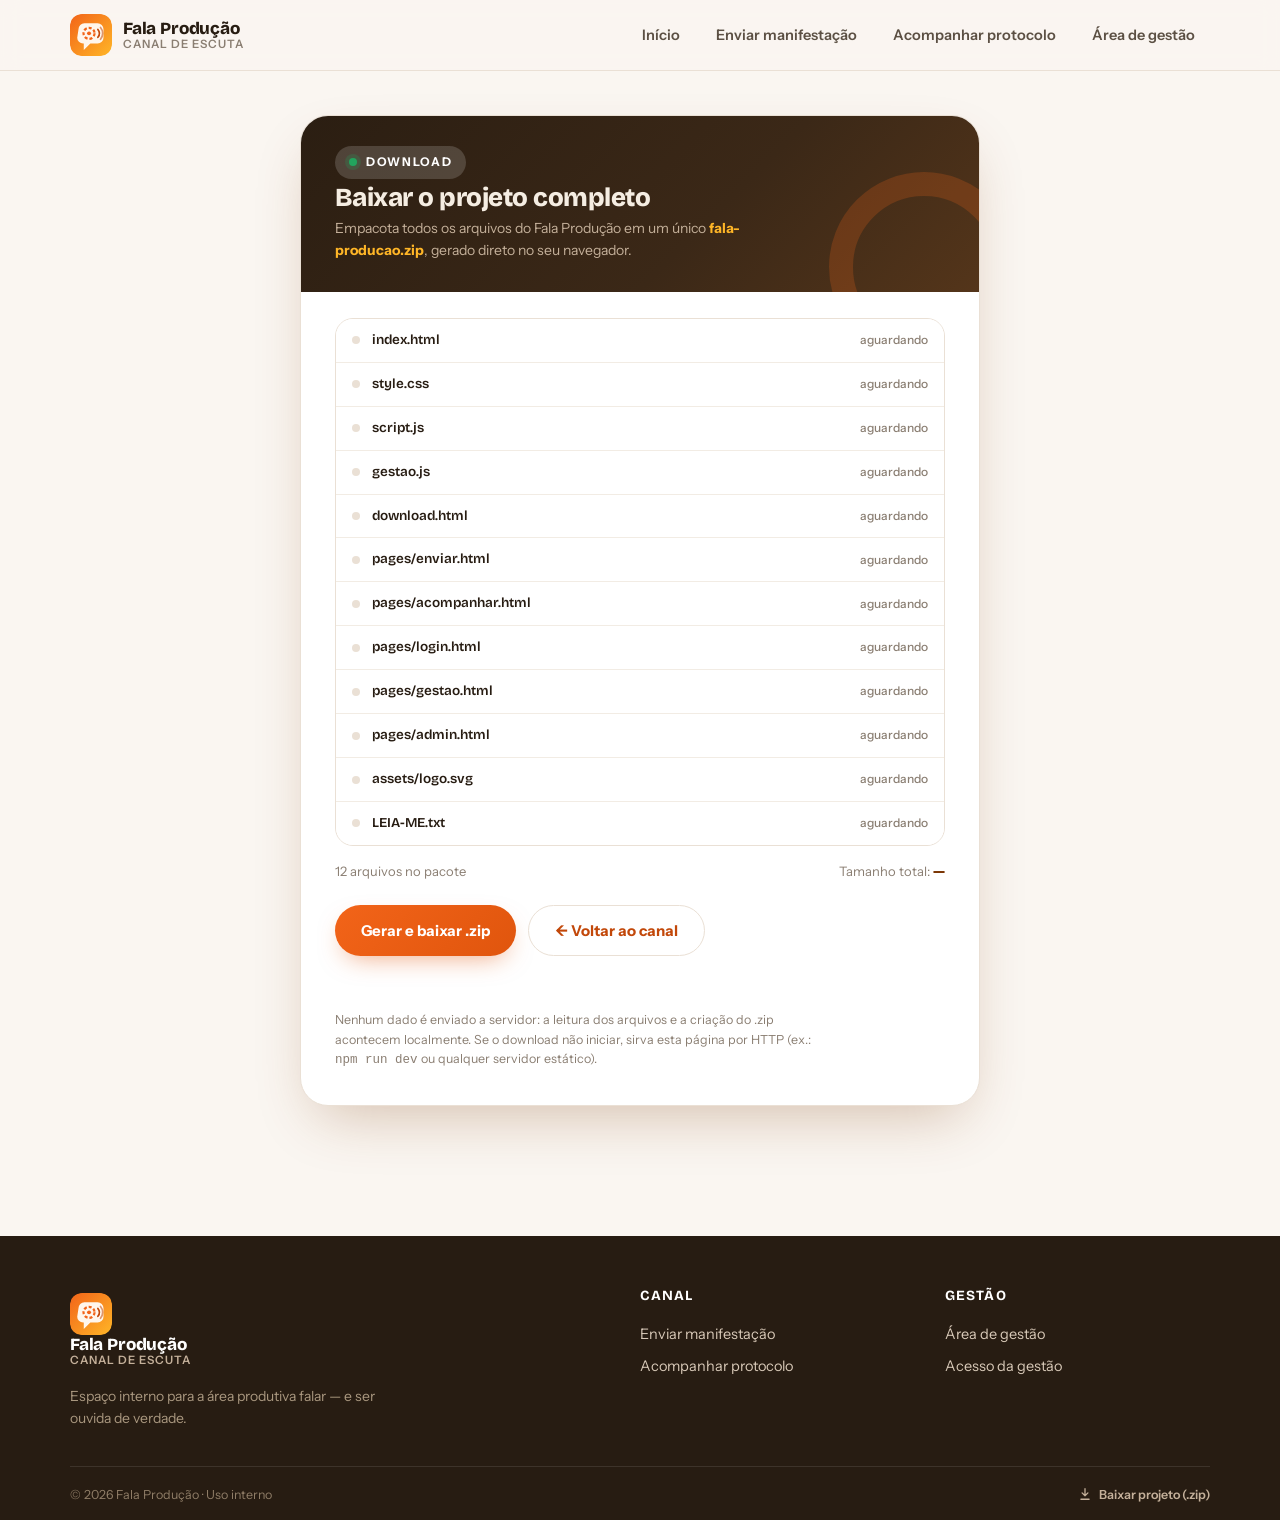
<file: public/download.html>
<!DOCTYPE html>
<html lang="pt-BR">
<head>
  <meta charset="UTF-8">
  <meta name="viewport" content="width=device-width, initial-scale=1.0">
  <title>Baixar projeto — Fala Produção</title>
  <link rel="icon" href="image/svg+xml,%3Csvg xmlns='http://www.w3.org/2000/svg' viewBox='0 0 64 64'%3E%3Crect width='64' height='64' rx='16' fill='%23F26419'/%3E%3Cpath d='M14 22a8 8 0 0 1 8-8h20a8 8 0 0 1 8 8v14a8 8 0 0 1-8 8H30l-9 9v-9h-1a8 8 0 0 1-8-8z' fill='%23FFF4EA'/%3E%3Ccircle cx='32' cy='29' r='6' fill='%23F26419'/%3E%3Ccircle cx='32' cy='29' r='2.2' fill='%23FFF4EA'/%3E%3C/svg%3E">
  <link rel="preconnect" href="https://fonts.googleapis.com">
  <link rel="preconnect" href="https://fonts.gstatic.com" crossorigin>
  <link href="https://fonts.googleapis.com/css2?family=Bricolage+Grotesque:opsz,wght@12..96,500;12..96,600;12..96,700;12..96,800&family=Instrument+Sans:ital,wght@0,400;0,500;0,600;0,700;1,400&display=swap" rel="stylesheet">
  <link rel="stylesheet" href="style.css">
  <style>
    .dl-shell { min-height: calc(100vh - 200px); display: flex; align-items: flex-start; justify-content: center; padding: 44px 0 70px; }
    .dl-card {
      width: min(680px, 100%); background: var(--card); border: 1.5px solid var(--line);
      border-radius: 28px; box-shadow: var(--shadow-lg); overflow: hidden;
    }
    .dl-head {
      background: linear-gradient(135deg, #2B1E12 0%, #3B2817 60%, #54351A 100%);
      padding: 30px 34px; color: #F5EDE2; position: relative; overflow: hidden;
    }
    .dl-head::after {
      content: ""; position: absolute; right: -40px; bottom: -70px; width: 190px; height: 190px;
      border-radius: 50%; border: 24px solid rgba(242, 100, 25, .22);
    }
    .dl-head h1 { font-size: 26px; font-weight: 800; letter-spacing: -.02em; margin: 4px 0 6px; }
    .dl-head p { font-size: 14px; color: #C4B09A; max-width: 52ch; }
    .dl-body { padding: 26px 34px 34px; }
    .dl-list { display: flex; flex-direction: column; border: 1.5px solid var(--line); border-radius: 18px; overflow: hidden; }
    .dl-file {
      display: flex; align-items: center; gap: 12px; padding: 11px 16px;
      font-size: 13.5px; font-weight: 500; color: var(--ink-2);
      border-bottom: 1px solid var(--line-2); background: var(--card);
      transition: background .18s ease;
    }
    .dl-file:last-child { border-bottom: 0; }
    .dl-file:hover { background: var(--brand-softer); }
    .dl-file-name { font-family: var(--font-display); font-weight: 600; color: var(--ink); overflow-wrap: anywhere; }
    .dl-file-size { margin-left: auto; font-size: 12px; color: var(--ink-3); font-variant-numeric: tabular-nums; white-space: nowrap; }
    .dl-file-ok { color: var(--ok); font-weight: 800; }
    .dl-file-erro { color: var(--danger); font-weight: 800; }
    .dl-file-dot { width: 8px; height: 8px; border-radius: 50%; background: var(--line); flex-shrink: 0; transition: background .2s ease; }
    .dl-file.buscando .dl-file-dot { background: var(--amber); animation: pulse-dot 1.2s ease-out infinite; }
    .dl-file.ok .dl-file-dot { background: var(--ok); }
    .dl-file.erro .dl-file-dot { background: var(--danger); }
    .dl-total {
      display: flex; align-items: center; justify-content: space-between; gap: 12px;
      margin: 14px 0 22px; font-size: 13px; color: var(--ink-3);
    }
    .dl-total strong { color: var(--brand-deep); font-family: var(--font-display); font-size: 15px; font-variant-numeric: tabular-nums; }
    .dl-status {
      margin-top: 16px; font-size: 13.5px; font-weight: 600; min-height: 20px;
      display: flex; align-items: center; gap: 8px;
    }
    .dl-status.ok { color: var(--ok); }
    .dl-status.erro { color: var(--danger); }
    .dl-actions { display: flex; gap: 12px; flex-wrap: wrap; }
    .dl-note { margin-top: 18px; font-size: 12.5px; color: var(--ink-3); max-width: 60ch; }
    @media (max-width: 640px) {
      .dl-head, .dl-body { padding-left: 22px; padding-right: 22px; }
      .dl-actions .btn { width: 100%; }
    }
  </style>
</head>
<body data-page="download">

  <!-- ======================= HEADER ======================= -->
  <header class="site-header">
    <div class="container header-inner">
      <a class="brand" href="index.html">
        <img src="assets/logo.svg" alt="Logo Fala Produção" class="brand-logo">
        <span class="brand-text">
          <span class="brand-name">Fala Produção</span>
          <span class="brand-sub">Canal de escuta</span>
        </span>
      </a>
      <nav class="nav-desktop" aria-label="Navegação principal">
        <a href="index.html">Início</a>
        <a href="pages/enviar.html">Enviar manifestação</a>
        <a href="pages/acompanhar.html">Acompanhar protocolo</a>
        <a href="pages/login.html">Área de gestão</a>
      </nav>
      <button class="hamburger" id="menu-toggle" type="button" aria-label="Abrir menu" aria-expanded="false">
        <span></span><span></span><span></span>
      </button>
    </div>
    <nav class="nav-mobile" id="nav-mobile" aria-label="Menu mobile">
      <a href="index.html">Início</a>
      <a href="pages/enviar.html">Enviar manifestação</a>
      <a href="pages/acompanhar.html">Acompanhar protocolo</a>
      <a href="pages/login.html">Área de gestão</a>
    </nav>
  </header>

  <main>
    <section class="dl-shell">
      <div class="container" style="display:flex;justify-content:center">
        <div class="dl-card reveal in">
          <div class="dl-head">
            <span class="eyebrow eyebrow-light"><span class="eyebrow-dot"></span>Download</span>
            <h1>Baixar o projeto completo</h1>
            <p>Empacota todos os arquivos do Fala Produção em um único <strong style="color:#FFB627">fala-producao.zip</strong>, gerado direto no seu navegador.</p>
          </div>
          <div class="dl-body">
            <div class="dl-list" id="dl-list"></div>
            <div class="dl-total">
              <span id="dl-total-label">11 arquivos no pacote</span>
              <span>Tamanho total: <strong id="dl-total-size">—</strong></span>
            </div>
            <div class="dl-actions">
              <button type="button" class="btn btn-primary" id="btn-baixar">
                <span class="spinner" aria-hidden="true"></span>
                <span class="btn-label">Gerar e baixar .zip</span>
              </button>
              <a href="index.html" class="btn btn-secondary">← Voltar ao canal</a>
            </div>
            <p class="dl-status" id="dl-status" role="status"></p>
            <p class="dl-note">
              Nenhum dado é enviado a servidor: a leitura dos arquivos e a criação do .zip
              acontecem localmente. Se o download não iniciar, sirva esta página por HTTP
              (ex.: <code>npm run dev</code> ou qualquer servidor estático).
            </p>
          </div>
        </div>
      </div>
    </section>
  </main>

  <!-- ======================= FOOTER ======================= -->
  <footer class="site-footer">
    <div class="container footer-grid">
      <div>
        <a class="brand brand-light" href="index.html">
          <img src="assets/logo.svg" alt="Logo Fala Produção" class="brand-logo">
          <span class="brand-text">
            <span class="brand-name">Fala Produção</span>
            <span class="brand-sub">Canal de escuta</span>
          </span>
        </a>
        <p class="footer-about">Espaço interno para a área produtiva falar — e ser ouvida de verdade.</p>
      </div>
      <div>
        <h4>Canal</h4>
        <a href="pages/enviar.html">Enviar manifestação</a>
        <a href="pages/acompanhar.html">Acompanhar protocolo</a>
      </div>
      <div>
        <h4>Gestão</h4>
        <a href="pages/login.html">Área de gestão</a>
        <a href="pages/login.html">Acesso da gestão</a>
      </div>
    </div>
    <div class="container footer-bottom">
      <span>© 2026 Fala Produção · Uso interno</span>
      <a class="footer-download" href="download.html">
        <svg viewBox="0 0 24 24" width="14" height="14" fill="none" stroke="currentColor" stroke-width="2.2" stroke-linecap="round" stroke-linejoin="round"><path d="M12 3v12M7 10l5 5 5-5M5 21h14"/></svg>
        Baixar projeto (.zip)
      </a>
    </div>
  </footer>

  <script>
    /* ============================================================
       GERADOR DE ZIP (sem bibliotecas)
       Formato ZIP com entradas STORE + CRC32, montado em memória.
    ------------------------------------------------------------ */
    var ARQUIVOS_PROJETO = [
      "index.html",
      "style.css",
      "script.js",
      "gestao.js",
      "download.html",
      "pages/enviar.html",
      "pages/acompanhar.html",
      "pages/login.html",
      "pages/gestao.html",
      "pages/admin.html",
      "assets/logo.svg"
    ];

    var LEIA_ME = [
      "FALA PRODUCAO - Canal de escuta",
      "================================",
      "",
      "COMO USAR",
      "1) Abra index.html no navegador (ou sirva a pasta com qualquer",
      "   servidor estatico, ex.: npm run dev / python -m http.server).",
      "",
      "ACESSO DA GESTAO",
      "- Menu 'Area de gestao' > login",
      "- Usuario: adm123",
      "- Senha:   123456789",
      "- A senha pode ser alterada em Central de Gestao > Configuracoes.",
      "- O administrador cadastra e-mails autorizados em 'Usuarios'.",
      "",
      "INTEGRACAO COM BACKEND",
      "- Os pontos de integracao estao marcados no codigo com o",
      "  comentario 'INTEGRACAO' (Supabase Auth, tabelas e RLS).",
      "",
      "ESTRUTURA",
      "index.html            Pagina inicial do canal",
      "style.css             Design system completo",
      "script.js             Logica do canal publico",
      "gestao.js             Logica da Central de Gestao",
      "pages/                Enviar, acompanhar, login, gestao, admin",
      "assets/logo.svg       Logo do canal"
    ].join("\n");

    function crc32(bytes) {
      var table = crc32.table;
      if (!table) {
        table = crc32.table = [];
        for (var n = 0; n < 256; n++) {
          var c = n;
          for (var k = 0; k < 8; k++) { c = (c & 1) ? (0xEDB88320 ^ (c >>> 1)) : (c >>> 1); }
          table[n] = c >>> 0;
        }
      }
      var crc = 0xFFFFFFFF;
      for (var i = 0; i < bytes.length; i++) { crc = (crc >>> 8) ^ table[(crc ^ bytes[i]) & 0xFF]; }
      return (crc ^ 0xFFFFFFFF) >>> 0;
    }

    function buildZip(entries) {
      var enc = new TextEncoder();
      var parts = [];
      var central = [];
      var offset = 0;

      entries.forEach(function (entry) {
        var nameBytes = enc.encode(entry.name);
        var data = entry.data;
        var crc = crc32(data);

        var local = new Uint8Array(30 + nameBytes.length);
        var lv = new DataView(local.buffer);
        lv.setUint32(0, 0x04034b50, true);
        lv.setUint16(4, 20, true);
        lv.setUint16(6, 0x0800, true);
        lv.setUint16(8, 0, true);
        lv.setUint16(10, 0, true);
        lv.setUint16(12, 33, true);
        lv.setUint32(14, crc, true);
        lv.setUint32(18, data.length, true);
        lv.setUint32(22, data.length, true);
        lv.setUint16(26, nameBytes.length, true);
        lv.setUint16(28, 0, true);
        local.set(nameBytes, 30);
        parts.push(local);
        parts.push(data);

        var cen = new Uint8Array(46 + nameBytes.length);
        var cv = new DataView(cen.buffer);
        cv.setUint32(0, 0x02014b50, true);
        cv.setUint16(4, 20, true);
        cv.setUint16(6, 20, true);
        cv.setUint16(8, 0x0800, true);
        cv.setUint16(10, 0, true);
        cv.setUint16(12, 0, true);
        cv.setUint16(14, 33, true);
        cv.setUint32(16, crc, true);
        cv.setUint32(20, data.length, true);
        cv.setUint32(24, data.length, true);
        cv.setUint16(28, nameBytes.length, true);
        cv.setUint16(30, 0, true);
        cv.setUint16(32, 0, true);
        cv.setUint16(34, 0, true);
        cv.setUint16(36, 0, true);
        cv.setUint32(38, 0, true);
        cv.setUint32(42, offset, true);
        cen.set(nameBytes, 46);
        central.push(cen);

        offset += local.length + data.length;
      });

      var centralSize = 0;
      central.forEach(function (c) { centralSize += c.length; });
      var eocd = new Uint8Array(22);
      var ev = new DataView(eocd.buffer);
      ev.setUint32(0, 0x06054b50, true);
      ev.setUint16(8, entries.length, true);
      ev.setUint16(10, entries.length, true);
      ev.setUint32(12, centralSize, true);
      ev.setUint32(16, offset, true);

      return new Blob(parts.concat(central, [eocd]), { type: "application/zip" });
    }

    function fmtBytes(n) {
      if (n < 1024) { return n + " B"; }
      if (n < 1048576) { return (n / 1024).toFixed(1) + " KB"; }
      return (n / 1048576).toFixed(2) + " MB";
    }

    /* ------------------------------------------------------------ */
    var lista = document.getElementById("dl-list");
    var statusEl = document.getElementById("dl-status");
    var totalEl = document.getElementById("dl-total-size");
    var labelEl = document.getElementById("dl-total-label");
    var btn = document.getElementById("btn-baixar");

    var nomes = ARQUIVOS_PROJETO.concat(["LEIA-ME.txt"]);
    if (labelEl) { labelEl.textContent = nomes.length + " arquivos no pacote"; }

    nomes.forEach(function (nome) {
      var linha = document.createElement("div");
      linha.className = "dl-file";
      linha.setAttribute("data-nome", nome);
      linha.innerHTML =
        '<span class="dl-file-dot"></span>' +
        '<span class="dl-file-name">' + nome + '</span>' +
        '<span class="dl-file-size">aguardando</span>';
      lista.appendChild(linha);
    });

    function marcar(nome, estado, texto) {
      var linha = lista.querySelector('[data-nome="' + nome + '"]');
      if (!linha) { return; }
      linha.classList.remove("buscando", "ok", "erro");
      if (estado) { linha.classList.add(estado); }
      var tam = linha.querySelector(".dl-file-size");
      if (tam) {
        tam.textContent = texto;
        tam.classList.remove("dl-file-ok", "dl-file-erro");
        if (estado === "ok") { tam.classList.add("dl-file-ok"); }
        if (estado === "erro") { tam.classList.add("dl-file-erro"); }
      }
    }

    function setStatus(mensagem, tipo) {
      if (!statusEl) { return; }
      statusEl.textContent = mensagem;
      statusEl.classList.remove("ok", "erro");
      if (tipo) { statusEl.classList.add(tipo); }
    }

    function setCarregando(ativo) {
      if (!btn) { return; }
      btn.classList.toggle("loading", ativo);
      btn.disabled = ativo;
    }

    btn.addEventListener("click", function () {
      setCarregando(true);
      setStatus("Coletando arquivos do projeto...");

      var entradas = [];
      var totalBytes = 0;
      var falhas = [];

      ARQUIVOS_PROJETO.forEach(function (nome) { marcar(nome, "buscando", "lendo..."); });

      var leituras = ARQUIVOS_PROJETO.map(function (nome) {
        return window.fetch(nome)
          .then(function (resp) {
            if (!resp.ok) { throw new Error("HTTP " + resp.status); }
            return resp.arrayBuffer();
          })
          .then(function (buf) {
            var dados = new Uint8Array(buf);
            entradas.push({ name: nome, data: dados });
            totalBytes += dados.length;
            marcar(nome, "ok", fmtBytes(dados.length));
          })
          .catch(function () {
            falhas.push(nome);
            marcar(nome, "erro", "falhou");
          });
      });

      Promise.all(leituras)
        .then(function () {
          if (falhas.length) {
            setCarregando(false);
            setStatus(
              "Não foi possível ler: " + falhas.join(", ") +
              ". Sirva esta página por HTTP (servidor estático) e tente novamente.",
              "erro"
            );
            return;
          }
          var readme = new TextEncoder().encode(LEIA_ME);
          entradas.push({ name: "LEIA-ME.txt", data: readme });
          totalBytes += readme.length;
          marcar("LEIA-ME.txt", "ok", fmtBytes(readme.length));

          entradas.sort(function (a, b) {
            return ARQUIVOS_PROJETO.indexOf(a.name) - ARQUIVOS_PROJETO.indexOf(b.name);
          });

          setStatus("Compactando pacote...");
          var blob = buildZip(entradas);
          if (totalEl) { totalEl.textContent = fmtBytes(blob.size); }

          var url = URL.createObjectURL(blob);
          var a = document.createElement("a");
          a.href = url;
          a.download = "fala-producao.zip";
          document.body.appendChild(a);
          a.click();
          document.body.removeChild(a);
          window.setTimeout(function () { URL.revokeObjectURL(url); }, 4000);

          setCarregando(false);
          setStatus("Download iniciado: fala-producao.zip (" + fmtBytes(blob.size) + ").", "ok");
        })
        .catch(function (erro) {
          setCarregando(false);
          setStatus(
            "Não foi possível ler os arquivos (" + (erro && erro.message ? erro.message : "erro") +
            "). Sirva esta página por HTTP e tente novamente.",
            "erro"
          );
        });
    });

    /* menu mobile (mesmo comportamento das outras páginas) */
    var toggle = document.getElementById("menu-toggle");
    var header = document.querySelector(".site-header");
    if (toggle && header) {
      toggle.addEventListener("click", function () {
        var aberto = header.classList.toggle("nav-open");
        toggle.setAttribute("aria-expanded", aberto ? "true" : "false");
      });
      var links = document.querySelectorAll("#nav-mobile a");
      for (var i = 0; i < links.length; i++) {
        links[i].addEventListener("click", function () { header.classList.remove("nav-open"); });
      }
    }
  </script>
</body>
</html>
</file>
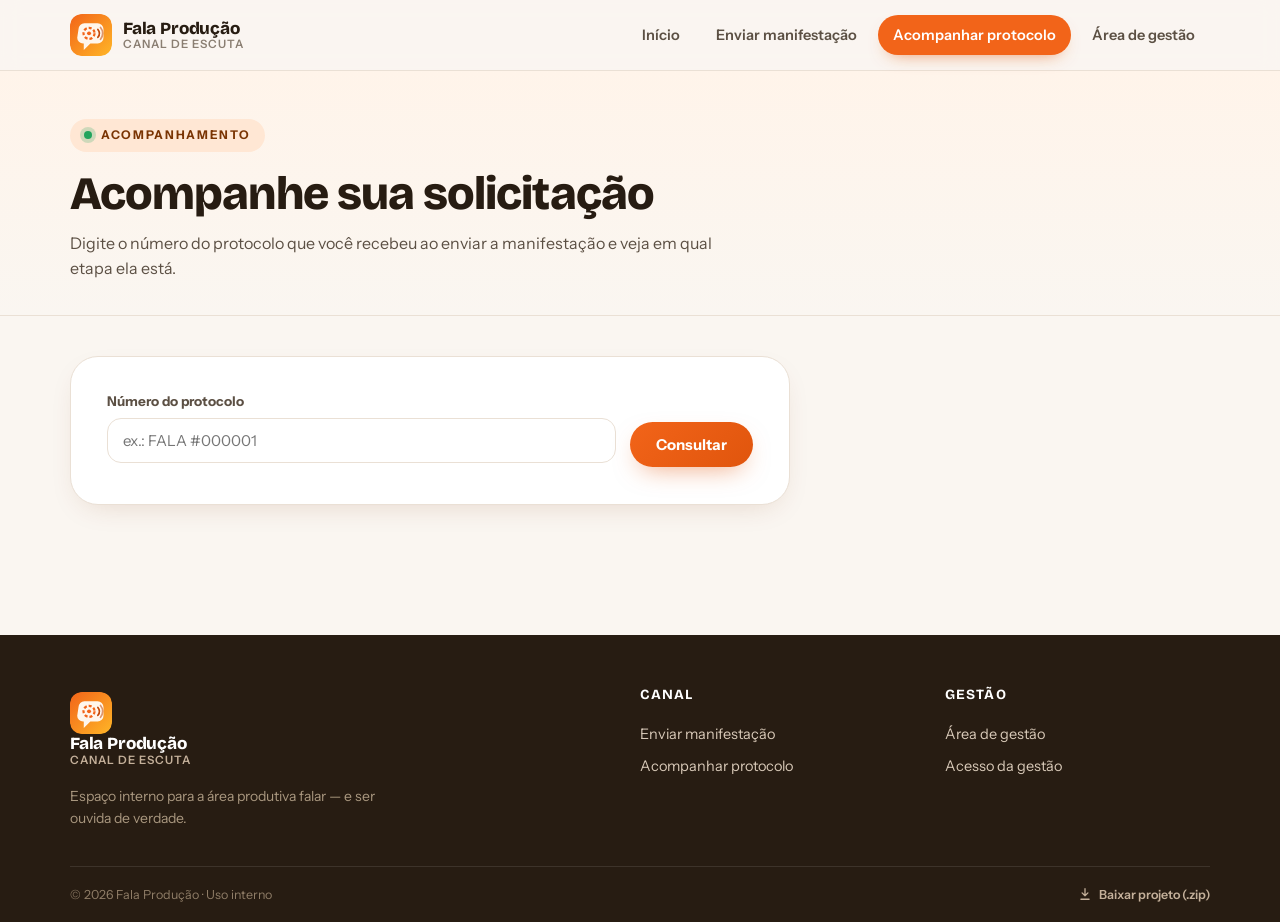
<file: public/pages/acompanhar.html>
<!DOCTYPE html>
<html lang="pt-BR">
<head>
  <meta charset="UTF-8">
  <meta name="viewport" content="width=device-width, initial-scale=1.0">
  <title>Acompanhar protocolo — Fala Produção</title>
  <link rel="icon" href="image/svg+xml,%3Csvg xmlns='http://www.w3.org/2000/svg' viewBox='0 0 64 64'%3E%3Crect width='64' height='64' rx='16' fill='%23F26419'/%3E%3Cpath d='M14 22a8 8 0 0 1 8-8h20a8 8 0 0 1 8 8v14a8 8 0 0 1-8 8H30l-9 9v-9h-1a8 8 0 0 1-8-8z' fill='%23FFF4EA'/%3E%3Ccircle cx='32' cy='29' r='6' fill='%23F26419'/%3E%3Ccircle cx='32' cy='29' r='2.2' fill='%23FFF4EA'/%3E%3C/svg%3E">
  <link rel="preconnect" href="https://fonts.googleapis.com">
  <link rel="preconnect" href="https://fonts.gstatic.com" crossorigin>
  <link href="https://fonts.googleapis.com/css2?family=Bricolage+Grotesque:opsz,wght@12..96,500;12..96,600;12..96,700;12..96,800&family=Instrument+Sans:ital,wght@0,400;0,500;0,600;0,700;1,400&display=swap" rel="stylesheet">
  <link rel="stylesheet" href="../style.css">
</head>
<body data-page="acompanhar">

  <!-- ======================= HEADER ======================= -->
  <header class="site-header">
    <div class="container header-inner">
      <a class="brand" href="../index.html">
        <img src="../assets/logo.svg" alt="Logo Fala Produção" class="brand-logo">
        <span class="brand-text">
          <span class="brand-name">Fala Produção</span>
          <span class="brand-sub">Canal de escuta</span>
        </span>
      </a>
      <nav class="nav-desktop" aria-label="Navegação principal">
        <a href="../index.html">Início</a>
        <a href="enviar.html">Enviar manifestação</a>
        <a href="acompanhar.html" class="nav-active">Acompanhar protocolo</a>
        <a href="login.html">Área de gestão</a>
      </nav>
      <button class="hamburger" id="menu-toggle" type="button" aria-label="Abrir menu" aria-expanded="false">
        <span></span><span></span><span></span>
      </button>
    </div>
    <nav class="nav-mobile" id="nav-mobile" aria-label="Menu mobile">
      <a href="../index.html">Início</a>
      <a href="enviar.html">Enviar manifestação</a>
      <a href="acompanhar.html">Acompanhar protocolo</a>
      <a href="login.html">Área de gestão</a>
    </nav>
  </header>

  <main>
    <section class="page-hero">
      <div class="container">
        <p class="eyebrow"><span class="eyebrow-dot"></span>Acompanhamento</p>
        <h1>Acompanhe sua solicitação</h1>
        <p class="page-lead">
          Digite o número do protocolo que você recebeu ao enviar a manifestação
          e veja em qual etapa ela está.
        </p>
      </div>
    </section>

    <section class="page-body">
      <div class="container">
        <div class="form-card consulta-card reveal in">
          <form id="form-consulta" novalidate>
            <div class="consulta-row">
              <div class="field">
                <label for="protocolo">Número do protocolo</label>
                <input type="text" id="protocolo" class="input" placeholder="ex.: FALA #000001" autocomplete="off">
                <span class="field-error" role="alert"></span>
              </div>
              <button type="submit" class="btn btn-primary" id="btn-consultar">
                <span class="spinner" aria-hidden="true"></span>
                <span class="btn-label">Consultar</span>
              </button>
            </div>
          </form>
          <button type="button" class="last-chip" id="usar-ultimo" hidden></button>
        </div>

        <div class="result-panel" id="resultado-consulta" hidden></div>
      </div>
    </section>
  </main>

  <!-- ======================= FOOTER ======================= -->
  <footer class="site-footer">
    <div class="container footer-grid">
      <div>
        <a class="brand brand-light" href="../index.html">
          <img src="../assets/logo.svg" alt="Logo Fala Produção" class="brand-logo">
          <span class="brand-text">
            <span class="brand-name">Fala Produção</span>
            <span class="brand-sub">Canal de escuta</span>
          </span>
        </a>
        <p class="footer-about">Espaço interno para a área produtiva falar — e ser ouvida de verdade.</p>
      </div>
      <div>
        <h4>Canal</h4>
        <a href="enviar.html">Enviar manifestação</a>
        <a href="acompanhar.html">Acompanhar protocolo</a>
      </div>
      <div>
        <h4>Gestão</h4>
        <a href="login.html">Área de gestão</a>
        <a href="login.html">Acesso da gestão</a>
      </div>
    </div>
    <div class="container footer-bottom">
      <span>© 2026 Fala Produção · Uso interno</span>
      <a class="footer-download" href="../download.html">
        <svg viewBox="0 0 24 24" width="14" height="14" fill="none" stroke="currentColor" stroke-width="2.2" stroke-linecap="round" stroke-linejoin="round"><path d="M12 3v12M7 10l5 5 5-5M5 21h14"/></svg>
        Baixar projeto (.zip)
      </a>
    </div>
  </footer>

  <script src="../script.js"></script>
</body>
</html>
</file>
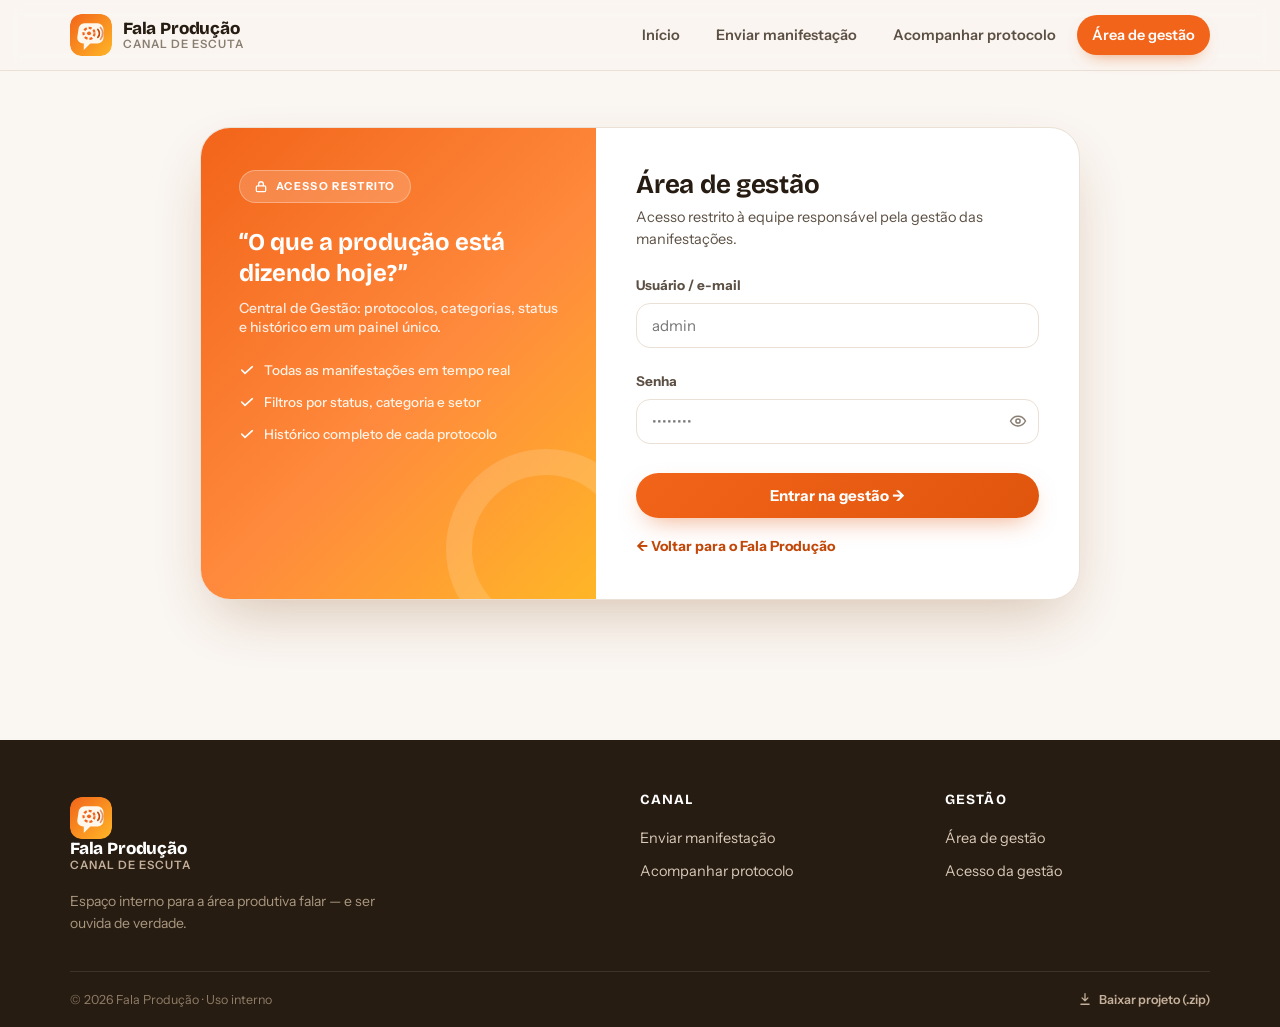
<file: public/pages/admin.html>
<!DOCTYPE html>
<html lang="pt-BR">
<head>
  <meta charset="UTF-8">
  <meta name="viewport" content="width=device-width, initial-scale=1.0">
  <title>Redirecionando — Fala Produção</title>
  <script>
    /* A área administrativa foi movida para a Central de Gestão */
    window.location.replace("gestao.html");
  </script>
</head>
<body style="font-family:sans-serif;display:flex;align-items:center;justify-content:center;min-height:100vh;margin:0;background:#FAF6F1">
  <p>Redirecionando para a <a href="gestao.html">Central de Gestão</a>...</p>
</body>
</html>
</file>
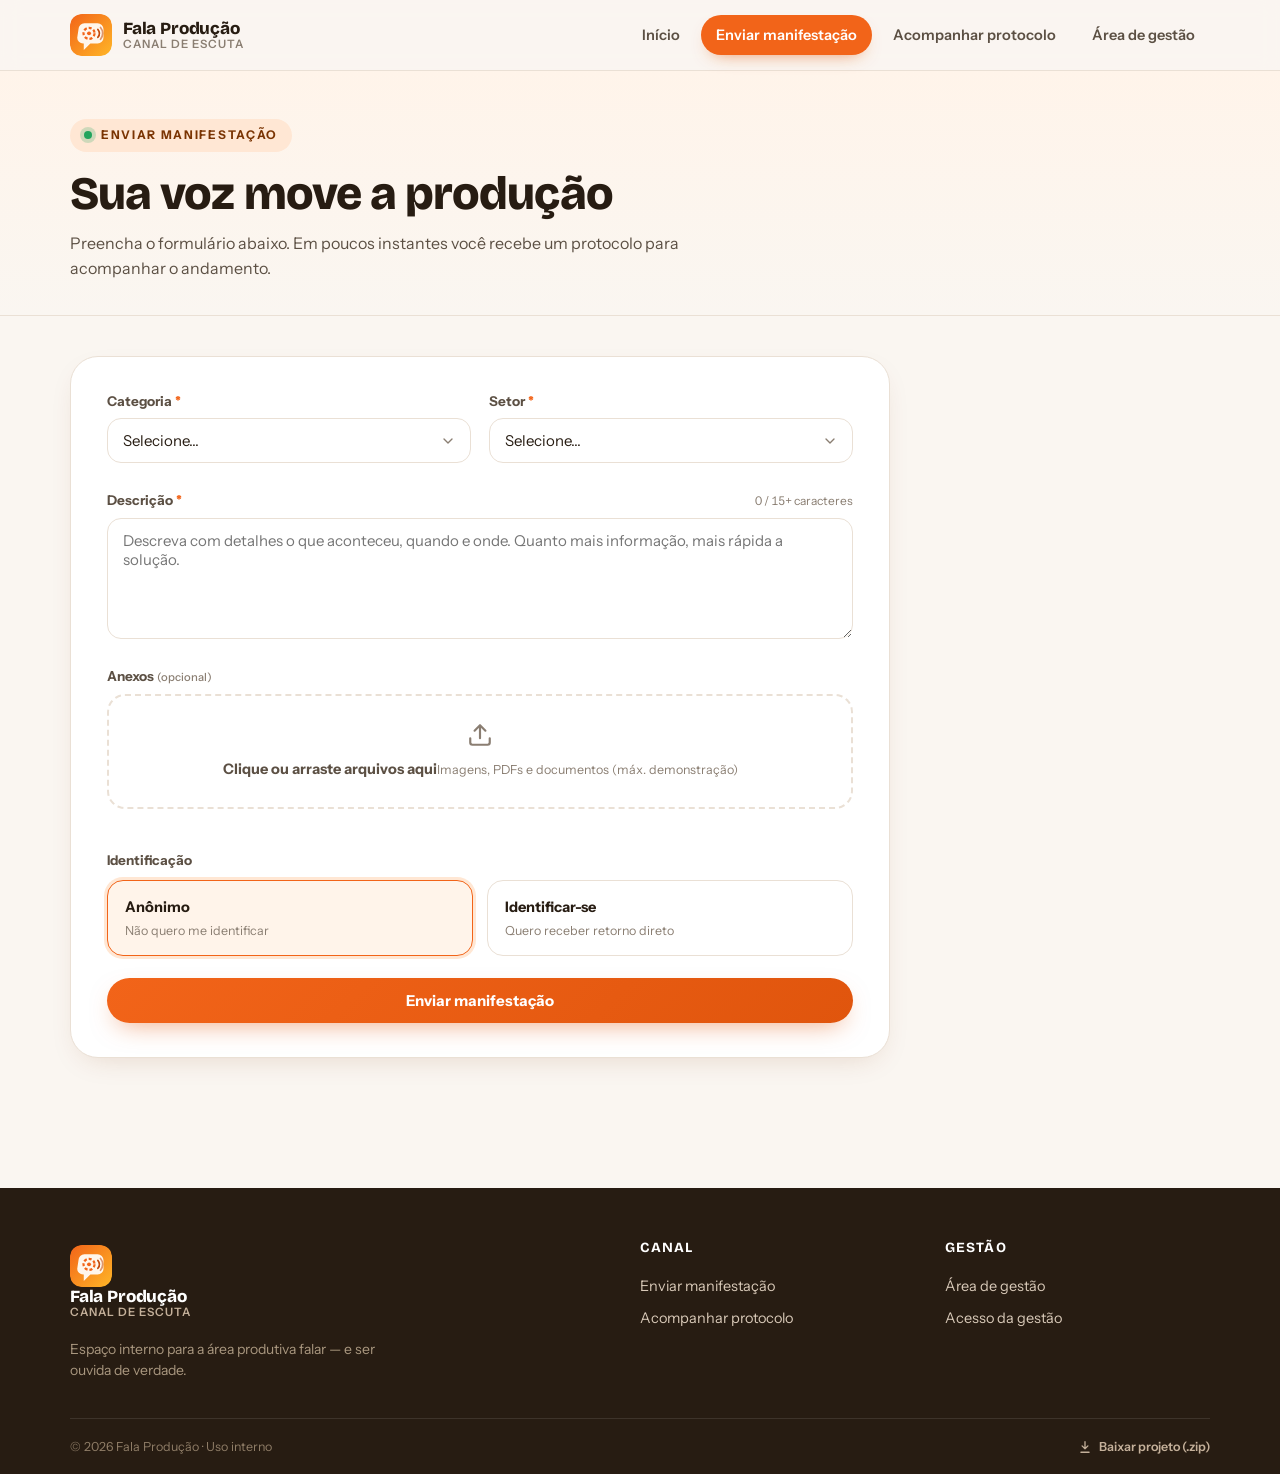
<file: public/pages/enviar.html>
<!DOCTYPE html>
<html lang="pt-BR">
<head>
  <meta charset="UTF-8">
  <meta name="viewport" content="width=device-width, initial-scale=1.0">
  <title>Enviar manifestação — Fala Produção</title>
  <link rel="icon" href="image/svg+xml,%3Csvg xmlns='http://www.w3.org/2000/svg' viewBox='0 0 64 64'%3E%3Crect width='64' height='64' rx='16' fill='%23F26419'/%3E%3Cpath d='M14 22a8 8 0 0 1 8-8h20a8 8 0 0 1 8 8v14a8 8 0 0 1-8 8H30l-9 9v-9h-1a8 8 0 0 1-8-8z' fill='%23FFF4EA'/%3E%3Ccircle cx='32' cy='29' r='6' fill='%23F26419'/%3E%3Ccircle cx='32' cy='29' r='2.2' fill='%23FFF4EA'/%3E%3C/svg%3E">
  <link rel="preconnect" href="https://fonts.googleapis.com">
  <link rel="preconnect" href="https://fonts.gstatic.com" crossorigin>
  <link href="https://fonts.googleapis.com/css2?family=Bricolage+Grotesque:opsz,wght@12..96,500;12..96,600;12..96,700;12..96,800&family=Instrument+Sans:ital,wght@0,400;0,500;0,600;0,700;1,400&display=swap" rel="stylesheet">
  <link rel="stylesheet" href="../style.css">
</head>
<body data-page="enviar">

  <!-- ======================= HEADER ======================= -->
  <header class="site-header">
    <div class="container header-inner">
      <a class="brand" href="../index.html">
        <img src="../assets/logo.svg" alt="Logo Fala Produção" class="brand-logo">
        <span class="brand-text">
          <span class="brand-name">Fala Produção</span>
          <span class="brand-sub">Canal de escuta</span>
        </span>
      </a>
      <nav class="nav-desktop" aria-label="Navegação principal">
        <a href="../index.html">Início</a>
        <a href="enviar.html" class="nav-active">Enviar manifestação</a>
        <a href="acompanhar.html">Acompanhar protocolo</a>
        <a href="login.html">Área de gestão</a>
      </nav>
      <button class="hamburger" id="menu-toggle" type="button" aria-label="Abrir menu" aria-expanded="false">
        <span></span><span></span><span></span>
      </button>
    </div>
    <nav class="nav-mobile" id="nav-mobile" aria-label="Menu mobile">
      <a href="../index.html">Início</a>
      <a href="enviar.html">Enviar manifestação</a>
      <a href="acompanhar.html">Acompanhar protocolo</a>
      <a href="login.html">Área de gestão</a>
    </nav>
  </header>

  <main>
    <section class="page-hero">
      <div class="container">
        <p class="eyebrow"><span class="eyebrow-dot"></span>Enviar manifestação</p>
        <h1>Sua voz move a produção</h1>
        <p class="page-lead">
          Preencha o formulário abaixo. Em poucos instantes você recebe um
          protocolo para acompanhar o andamento.
        </p>
      </div>
    </section>

    <section class="page-body">
      <div class="container">
        <form class="form-card reveal in" id="form-manifestacao" novalidate>

          <div class="form-grid">
            <div class="field">
              <label for="categoria">Categoria <span class="req">*</span></label>
              <select id="categoria" class="input">
                <option value="">Selecione...</option>
                <option value="equipamento">Equipamento</option>
                <option value="material">Material</option>
                <option value="seguranca">Segurança</option>
                <option value="processo">Processo</option>
                <option value="sugestao">Sugestão</option>
                <option value="ambiente">Ambiente e equipe</option>
                <option value="reconhecimento">Reconhecimento</option>
                <option value="outro">Outro</option>
              </select>
              <span class="field-error" role="alert"></span>
            </div>

            <div class="field">
              <label for="setor">Setor <span class="req">*</span></label>
              <select id="setor" class="input">
                <option value="">Selecione...</option>
                <option value="feed">FEED</option>
                <option value="food">FOOD</option>
                <option value="logistica">LOGISTICA</option>
                <option value="outros">Outros</option>
                <option value="nao-informar">Prefiro não informar</option>
              </select>
              <span class="field-error" role="alert"></span>
            </div>
          </div>

          <div class="field">
            <div class="label-row">
              <label for="descricao">Descrição <span class="req">*</span></label>
              <span class="char-count" id="char-count">0 / 15+ caracteres</span>
            </div>
            <textarea id="descricao" class="input" rows="5"
              placeholder="Descreva com detalhes o que aconteceu, quando e onde. Quanto mais informação, mais rápida a solução."></textarea>
            <span class="field-error" role="alert"></span>
          </div>

          <!-- Anexos -->
          <div class="field">
            <label>Anexos <small class="muted">(opcional)</small></label>
            <div class="dropzone" id="dropzone" tabindex="0" role="button" aria-label="Adicionar anexos">
              <input type="file" id="arquivos" multiple hidden>
              <svg viewBox="0 0 24 24" width="26" height="26" fill="none" stroke="currentColor" stroke-width="2" stroke-linecap="round" stroke-linejoin="round"><path d="M21 15v4a2 2 0 0 1-2 2H5a2 2 0 0 1-2-2v-4M17 8l-5-5-5 5M12 3v12"/></svg>
              <span><strong>Clique ou arraste arquivos aqui</strong><small>Imagens, PDFs e documentos (máx. demonstração)</small></span>
            </div>
            <div class="preview-grid" id="preview-grid"></div>
          </div>

          <!-- Identificação -->
          <fieldset class="radio-group">
            <legend>Identificação</legend>
            <div class="radio-cards">
              <label class="radio-card">
                <input type="radio" name="identificacao" value="anonimo" checked>
                <span class="radio-card-body">
                  <strong>Anônimo</strong>
                  <small>Não quero me identificar</small>
                </span>
              </label>
              <label class="radio-card">
                <input type="radio" name="identificacao" value="identificado">
                <span class="radio-card-body">
                  <strong>Identificar-se</strong>
                  <small>Quero receber retorno direto</small>
                </span>
              </label>
            </div>
          </fieldset>

          <div class="ident-fields" id="ident-fields" hidden>
            <div class="form-grid">
              <div class="field">
                <label for="nome">Nome completo</label>
                <input type="text" id="nome" class="input" placeholder="Seu nome">
                <span class="field-error" role="alert"></span>
              </div>
              <div class="field">
                <label for="contato">E-mail ou matrícula</label>
                <input type="text" id="contato" class="input" placeholder="nome@empresa.com ou matrícula">
                <span class="field-error" role="alert"></span>
              </div>
            </div>
          </div>

          <div class="form-foot">
            <button type="submit" class="btn btn-primary btn-block" id="btn-enviar">
              <span class="spinner" aria-hidden="true"></span>
              <span class="btn-label">Enviar manifestação</span>
            </button>
          </div>
        </form>
      </div>
    </section>
  </main>

  <!-- ======================= MODAL DE SUCESSO ======================= -->
  <div class="modal-backdrop" id="modal-sucesso" hidden>
    <div class="modal" role="dialog" aria-modal="true" aria-labelledby="sucesso-titulo">
      <span class="modal-check">
        <svg viewBox="0 0 24 24" width="34" height="34" fill="none" stroke="currentColor" stroke-width="2.6" stroke-linecap="round" stroke-linejoin="round"><path d="M4 12l5 5L20 7"/></svg>
      </span>
      <h3 id="sucesso-titulo">Manifestação enviada!</h3>
      <p class="modal-text">Guarde o número abaixo para acompanhar o andamento.</p>
      <div class="protocol-box" id="protocolo-gerado">FALA #000001</div>
      <div class="modal-actions">
        <button type="button" class="btn btn-secondary" id="btn-copiar">Copiar protocolo</button>
        <a href="acompanhar.html" class="btn btn-primary">Acompanhar protocolo</a>
      </div>
      <button type="button" class="btn-close-modal" id="btn-fechar-sucesso" aria-label="Fechar">
        <svg viewBox="0 0 24 24" width="16" height="16" fill="none" stroke="currentColor" stroke-width="2.4" stroke-linecap="round"><path d="M6 6l12 12M18 6L6 18"/></svg>
      </button>
    </div>
  </div>

  <!-- ======================= FOOTER ======================= -->
  <footer class="site-footer">
    <div class="container footer-grid">
      <div>
        <a class="brand brand-light" href="../index.html">
          <img src="../assets/logo.svg" alt="Logo Fala Produção" class="brand-logo">
          <span class="brand-text">
            <span class="brand-name">Fala Produção</span>
            <span class="brand-sub">Canal de escuta</span>
          </span>
        </a>
        <p class="footer-about">Espaço interno para a área produtiva falar — e ser ouvida de verdade.</p>
      </div>
      <div>
        <h4>Canal</h4>
        <a href="enviar.html">Enviar manifestação</a>
        <a href="acompanhar.html">Acompanhar protocolo</a>
      </div>
      <div>
        <h4>Gestão</h4>
        <a href="login.html">Área de gestão</a>
        <a href="login.html">Acesso da gestão</a>
      </div>
    </div>
    <div class="container footer-bottom">
      <span>© 2026 Fala Produção · Uso interno</span>
      <a class="footer-download" href="../download.html">
        <svg viewBox="0 0 24 24" width="14" height="14" fill="none" stroke="currentColor" stroke-width="2.2" stroke-linecap="round" stroke-linejoin="round"><path d="M12 3v12M7 10l5 5 5-5M5 21h14"/></svg>
        Baixar projeto (.zip)
      </a>
    </div>
  </footer>

  <script src="../script.js"></script>
</body>
</html>
</file>
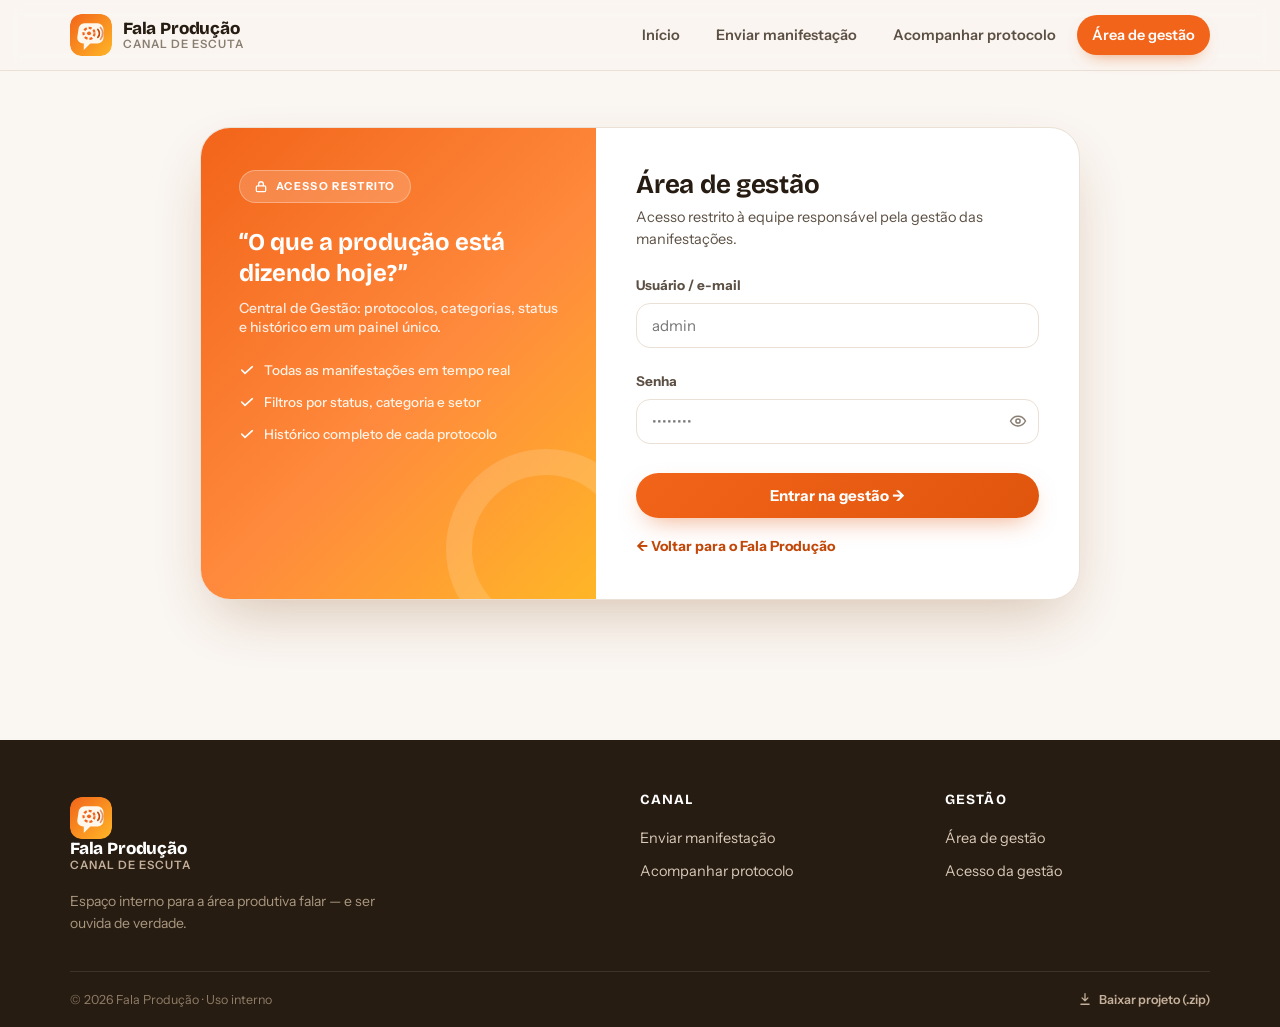
<file: public/pages/gestao.html>
<!DOCTYPE html>
<html lang="pt-BR">
<head>
  <meta charset="UTF-8">
  <meta name="viewport" content="width=device-width, initial-scale=1.0">
  <title>Central de Gestão — Fala Produção</title>
  <link rel="icon" href="image/svg+xml,%3Csvg xmlns='http://www.w3.org/2000/svg' viewBox='0 0 64 64'%3E%3Crect width='64' height='64' rx='16' fill='%23F26419'/%3E%3Cpath d='M14 22a8 8 0 0 1 8-8h20a8 8 0 0 1 8 8v14a8 8 0 0 1-8 8H30l-9 9v-9h-1a8 8 0 0 1-8-8z' fill='%23FFF4EA'/%3E%3Ccircle cx='32' cy='29' r='6' fill='%23F26419'/%3E%3Ccircle cx='32' cy='29' r='2.2' fill='%23FFF4EA'/%3E%3C/svg%3E">
  <link rel="preconnect" href="https://fonts.googleapis.com">
  <link rel="preconnect" href="https://fonts.gstatic.com" crossorigin>
  <link href="https://fonts.googleapis.com/css2?family=Bricolage+Grotesque:opsz,wght@12..96,500;12..96,600;12..96,700;12..96,800&family=Instrument+Sans:ital,wght@0,400;0,500;0,600;0,700;1,400&display=swap" rel="stylesheet">
  <link rel="stylesheet" href="../style.css">
  <script>
    /* Proteção de rota: sem sessão, volta para o login */
    try {
      if (!window.sessionStorage.getItem("fp-user")) {
        window.location.replace("login.html");
      }
    } catch (e) { /* sessionStorage indisponível */ }
  </script>
</head>
<body data-page="gestao">

  <div class="g-shell" id="g-shell">

    <!-- ======================= SIDEBAR ======================= -->
    <aside class="g-sidebar" id="g-sidebar">
      <a class="brand brand-light g-brand" href="gestao.html">
        <img src="../assets/logo.svg" alt="Logo Fala Produção" class="brand-logo">
        <span class="brand-text">
          <span class="brand-name">Fala Produção</span>
          <span class="brand-sub">Central de Gestão</span>
        </span>
      </a>

      <nav class="g-nav" aria-label="Menu da gestão">
        <button type="button" class="g-nav-item active" data-view="dashboard">
          <svg viewBox="0 0 24 24" width="19" height="19" fill="none" stroke="currentColor" stroke-width="2" stroke-linecap="round" stroke-linejoin="round"><rect x="3" y="3" width="7" height="9" rx="1.5"/><rect x="14" y="3" width="7" height="5" rx="1.5"/><rect x="14" y="12" width="7" height="9" rx="1.5"/><rect x="3" y="16" width="7" height="5" rx="1.5"/></svg>
          Dashboard
        </button>
        <button type="button" class="g-nav-item" data-view="manifestacoes">
          <svg viewBox="0 0 24 24" width="19" height="19" fill="none" stroke="currentColor" stroke-width="2" stroke-linecap="round" stroke-linejoin="round"><path d="M8 6h13M8 12h13M8 18h13M3 6h.01M3 12h.01M3 18h.01"/></svg>
          Manifestações
          <span class="g-nav-count" id="nav-count-total">0</span>
        </button>
        <button type="button" class="g-nav-item" data-view="tratamento">
          <svg viewBox="0 0 24 24" width="19" height="19" fill="none" stroke="currentColor" stroke-width="2" stroke-linecap="round" stroke-linejoin="round"><path d="M14.7 6.3a5 5 0 0 0-6.9 6.2L3 17.3V21h3.7l4.8-4.8a5 5 0 0 0 6.2-6.9l-3.2 3.2-2.7-2.7z"/></svg>
          Em tratamento
          <span class="g-nav-count g-nav-count-hot" id="nav-count-tratamento">0</span>
        </button>
        <button type="button" class="g-nav-item" data-view="resolvidas">
          <svg viewBox="0 0 24 24" width="19" height="19" fill="none" stroke="currentColor" stroke-width="2" stroke-linecap="round" stroke-linejoin="round"><path d="M4 12l5 5L20 7"/></svg>
          Resolvidas
          <span class="g-nav-count g-nav-count-ok" id="nav-count-resolvidas">0</span>
        </button>
        <button type="button" class="g-nav-item" data-view="relatorios">
          <svg viewBox="0 0 24 24" width="19" height="19" fill="none" stroke="currentColor" stroke-width="2" stroke-linecap="round" stroke-linejoin="round"><path d="M3 3v18h18M8 17V9M13 17V5M18 17v-7"/></svg>
          Relatórios
        </button>
        <button type="button" class="g-nav-item" data-view="usuarios">
          <svg viewBox="0 0 24 24" width="19" height="19" fill="none" stroke="currentColor" stroke-width="2" stroke-linecap="round" stroke-linejoin="round"><path d="M17 21v-2a4 4 0 0 0-4-4H7a4 4 0 0 0-4 4v2M10 11a4 4 0 1 0 0-8 4 4 0 0 0 0 8zM21 21v-2a4 4 0 0 0-3-3.9"/></svg>
          Usuários
        </button>
        <button type="button" class="g-nav-item" data-view="config">
          <svg viewBox="0 0 24 24" width="19" height="19" fill="none" stroke="currentColor" stroke-width="2" stroke-linecap="round" stroke-linejoin="round"><circle cx="12" cy="12" r="3"/><path d="M19.4 15a1.6 1.6 0 0 0 .3 1.8l.1.1a2 2 0 1 1-2.8 2.8l-.1-.1a1.6 1.6 0 0 0-1.8-.3 1.6 1.6 0 0 0-1 1.5V21a2 2 0 1 1-4 0v-.1a1.6 1.6 0 0 0-1-1.5 1.6 1.6 0 0 0-1.8.3l-.1.1a2 2 0 1 1-2.8-2.8l.1-.1a1.6 1.6 0 0 0 .3-1.8 1.6 1.6 0 0 0-1.5-1H3a2 2 0 1 1 0-4h.1a1.6 1.6 0 0 0 1.5-1 1.6 1.6 0 0 0-.3-1.8l-.1-.1a2 2 0 1 1 2.8-2.8l.1.1a1.6 1.6 0 0 0 1.8.3h.1a1.6 1.6 0 0 0 1-1.5V3a2 2 0 1 1 4 0v.1a1.6 1.6 0 0 0 1 1.5h.1a1.6 1.6 0 0 0 1.8-.3l.1-.1a2 2 0 1 1 2.8 2.8l-.1.1a1.6 1.6 0 0 0-.3 1.8v.1a1.6 1.6 0 0 0 1.5 1H21a2 2 0 1 1 0 4h-.1a1.6 1.6 0 0 0-1.5 1z"/></svg>
          Configurações
        </button>
      </nav>

      <div class="g-sidebar-foot">
        <div class="g-user">
          <span class="g-user-avatar" id="g-user-avatar">A</span>
          <span class="g-user-info">
            <span class="g-user-nome" id="g-user-nome">Administrador</span>
            <span class="g-user-perfil" id="g-user-perfil">admin</span>
          </span>
        </div>
        <button type="button" class="g-logout" id="g-sair">
          <svg viewBox="0 0 24 24" width="17" height="17" fill="none" stroke="currentColor" stroke-width="2" stroke-linecap="round" stroke-linejoin="round"><path d="M9 21H5.5A1.5 1.5 0 0 1 4 19.5v-15A1.5 1.5 0 0 1 5.5 3H9M16 17l5-5-5-5M21 12H9"/></svg>
          Sair
        </button>
      </div>
    </aside>
    <div class="g-overlay" id="g-overlay"></div>

    <!-- ======================= CONTEÚDO ======================= -->
    <div class="g-main">
      <header class="g-topbar">
        <button type="button" class="g-burger" id="g-burger" aria-label="Abrir menu">
          <span></span><span></span><span></span>
        </button>
        <div class="g-topbar-title">
          <span id="g-view-title">Dashboard</span>
          <span class="g-clock" id="g-clock"></span>
        </div>
        <a class="g-public-link" href="../index.html">
          <svg viewBox="0 0 24 24" width="15" height="15" fill="none" stroke="currentColor" stroke-width="2.2" stroke-linecap="round" stroke-linejoin="round"><path d="M19 12H5M11 18l-6-6 6-6"/></svg>
          Ver área pública
        </a>
      </header>

      <div class="g-content">

        <!-- ============ DASHBOARD ============ -->
        <section class="g-view active" id="view-dashboard">
          <div class="g-page-head">
            <h1>Central de Gestão</h1>
            <p>Acompanhe, analise e gerencie as manifestações recebidas.</p>
          </div>

          <div class="g-stats">
            <div class="g-stat g-stat-total">
              <span class="g-stat-label">Total de manifestações</span>
              <span class="g-stat-num" id="stat-total">0</span>
            </div>
            <div class="g-stat">
              <span class="g-stat-label"><span class="g-dot dot-analise"></span>Em análise</span>
              <span class="g-stat-num" id="stat-analise">0</span>
            </div>
            <div class="g-stat">
              <span class="g-stat-label"><span class="g-dot dot-tratamento"></span>Em tratamento</span>
              <span class="g-stat-num" id="stat-tratamento">0</span>
            </div>
            <div class="g-stat">
              <span class="g-stat-label"><span class="g-dot dot-resolvido"></span>Resolvidas</span>
              <span class="g-stat-num" id="stat-resolvidas">0</span>
            </div>
          </div>

          <div class="g-dash-grid">
            <div class="g-panel">
              <div class="g-panel-head">
                <h3>Manifestações por status</h3>
                <span class="g-panel-tag">ao vivo</span>
              </div>
              <div class="g-bars" id="chart-status"></div>
            </div>
            <div class="g-panel">
              <div class="g-panel-head">
                <h3>Manifestações por categoria</h3>
                <span class="g-panel-tag">ao vivo</span>
              </div>
              <div class="g-bars" id="chart-categoria"></div>
            </div>
          </div>

          <div class="g-panel">
            <div class="g-panel-head">
              <h3>Protocolos recentes</h3>
              <button type="button" class="g-link-btn" id="btn-ver-todas">Ver todas →</button>
            </div>
            <div class="g-recentes-list" id="recentes-list"></div>
          </div>
        </section>

        <!-- ============ MANIFESTAÇÕES ============ -->
        <section class="g-view" id="view-manifestacoes">
          <div class="g-page-head">
            <h1>Manifestações</h1>
            <p>Todos os protocolos enviados pelos colaboradores, com busca e filtros.</p>
          </div>

          <div class="g-toolbar">
            <div class="g-search">
              <svg viewBox="0 0 24 24" width="17" height="17" fill="none" stroke="currentColor" stroke-width="2.2" stroke-linecap="round" stroke-linejoin="round"><circle cx="11" cy="11" r="7"/><path d="M20 20l-3.5-3.5"/></svg>
              <input type="text" class="input" id="f-busca" placeholder="Buscar por protocolo, categoria, setor ou responsável...">
            </div>
            <div class="g-filters">
              <label class="g-filter">Status
                <select class="input" id="f-status">
                  <option value="todos">Todos</option>
                  <option value="recebido">Recebido</option>
                  <option value="analise">Em análise</option>
                  <option value="tratamento">Em tratamento</option>
                  <option value="resolvido">Resolvido</option>
                  <option value="encerrado">Encerrado</option>
                </select>
              </label>
              <label class="g-filter">Categoria
                <select class="input" id="f-categoria">
                  <option value="todos">Todas</option>
                  <option value="problema">Problema</option>
                  <option value="sugestao">Sugestão</option>
                  <option value="risco">Risco de segurança</option>
                  <option value="reconhecimento">Reconhecimento</option>
                </select>
              </label>
              <label class="g-filter">Setor
                <select class="input" id="f-setor">
                  <option value="todos">Todos</option>
                  <option value="feed">FEED</option>
                  <option value="food">FOOD</option>
                  <option value="logistica">LOGISTICA</option>
                  <option value="outros">Outros</option>
                  <option value="nao-informar">Prefiro não informar</option>
                </select>
              </label>
              <label class="g-filter">De
                <input type="date" class="input" id="f-de">
              </label>
              <label class="g-filter">Até
                <input type="date" class="input" id="f-ate">
              </label>
              <button type="button" class="btn btn-ghost g-btn-sm" id="btn-limpar">Limpar filtros</button>
            </div>
          </div>

          <div class="g-table-wrap">
            <div class="g-table-scroll">
              <table class="g-table">
                <thead>
                  <tr>
                    <th>Protocolo</th>
                    <th>Data</th>
                    <th>Categoria</th>
                    <th>Setor</th>
                    <th>Status</th>
                    <th>Prioridade</th>
                    <th>Responsável</th>
                    <th>Atualização</th>
                    <th class="g-th-acoes">Ações</th>
                  </tr>
                </thead>
                <tbody id="tabela-manifestacoes"></tbody>
              </table>
            </div>
          </div>
          <div class="g-table-foot">
            <span class="g-muted" id="tabela-contagem"></span>
            <button type="button" class="btn btn-secondary g-btn-sm" id="btn-exportar">
              <svg viewBox="0 0 24 24" width="15" height="15" fill="none" stroke="currentColor" stroke-width="2.2" stroke-linecap="round" stroke-linejoin="round"><path d="M12 3v12M7 10l5 5 5-5M5 21h14"/></svg>
              Exportar CSV
            </button>
          </div>
        </section>

        <!-- ============ EM TRATAMENTO / RESOLVIDAS ============ -->
        <section class="g-view" id="view-tratamento">
          <div class="g-page-head">
            <h1>Em tratamento</h1>
            <p>Manifestações com plano de ação em andamento.</p>
          </div>
          <div class="g-table-wrap">
            <div class="g-table-scroll">
              <table class="g-table">
                <thead>
                  <tr>
                    <th>Protocolo</th><th>Data</th><th>Categoria</th><th>Setor</th>
                    <th>Status</th><th>Prioridade</th><th>Responsável</th><th>Atualização</th><th class="g-th-acoes">Ações</th>
                  </tr>
                </thead>
                <tbody id="tabela-tratamento"></tbody>
              </table>
            </div>
          </div>
        </section>

        <section class="g-view" id="view-resolvidas">
          <div class="g-page-head">
            <h1>Resolvidas</h1>
            <p>Manifestações concluídas com retorno ao colaborador.</p>
          </div>
          <div class="g-table-wrap">
            <div class="g-table-scroll">
              <table class="g-table">
                <thead>
                  <tr>
                    <th>Protocolo</th><th>Data</th><th>Categoria</th><th>Setor</th>
                    <th>Status</th><th>Prioridade</th><th>Responsável</th><th>Atualização</th><th class="g-th-acoes">Ações</th>
                  </tr>
                </thead>
                <tbody id="tabela-resolvidas"></tbody>
              </table>
            </div>
          </div>
        </section>

        <!-- ============ RELATÓRIOS ============ -->
        <section class="g-view" id="view-relatorios">
          <div class="g-page-head">
            <h1>Relatórios</h1>
            <p>Visões consolidadas do canal — os gráficos do dashboard em detalhe.</p>
          </div>
          <div class="g-dash-grid">
            <div class="g-panel">
              <div class="g-panel-head"><h3>Distribuição por status</h3></div>
              <div class="g-bars" id="rel-status"></div>
            </div>
            <div class="g-panel">
              <div class="g-panel-head"><h3>Distribuição por setor</h3></div>
              <div class="g-bars" id="rel-setor"></div>
            </div>
          </div>
          <div class="g-panel g-export">
            <div>
              <h3 style="font-family:var(--font-display);font-size:16px;margin-bottom:6px">Exportação de dados</h3>
              <p class="g-muted">Baixe a base completa filtrada em CSV para análises externas (Excel, Power BI, etc.).</p>
            </div>
            <button type="button" class="btn btn-primary g-btn-sm" id="btn-exportar-rel">Baixar CSV completo</button>
          </div>
        </section>

        <!-- ============ USUÁRIOS ============ -->
        <section class="g-view" id="view-usuarios">
          <div class="g-page-head">
            <h1>Usuários</h1>
            <p>Cadastre os e-mails de quem pode acessar e visualizar o canal de escuta.</p>
          </div>

          <div class="g-panel g-user-form-panel">
            <div class="g-panel-head"><h3 id="usuarios-form-titulo">Adicionar usuário</h3></div>
            <form id="form-usuario" novalidate>
              <div class="g-user-form-grid">
                <div class="field">
                  <label for="u-nome">Nome</label>
                  <input type="text" class="input" id="u-nome" placeholder="Nome completo">
                  <span class="field-error" role="alert"></span>
                </div>
                <div class="field">
                  <label for="u-email">E-mail</label>
                  <input type="email" class="input" id="u-email" placeholder="nome@empresa.com">
                  <span class="field-error" role="alert"></span>
                </div>
                <div class="field">
                  <label for="u-perfil">Perfil</label>
                  <select class="input" id="u-perfil">
                    <option value="Gestão">Gestão</option>
                    <option value="Admin">Admin</option>
                    <option value="RH">RH</option>
                    <option value="Segurança">Segurança</option>
                    <option value="Visualização">Visualização</option>
                  </select>
                </div>
              </div>
              <div class="field" style="margin-top:14px">
                <label>Permissões</label>
                <div class="perm-group">
                  <label class="perm-chip"><input type="checkbox" id="u-perm-acessar" checked><span>Acessar a gestão</span></label>
                  <label class="perm-chip"><input type="checkbox" id="u-perm-ver" checked><span>Ver manifestações</span></label>
                </div>
                <span class="field-error" role="alert" id="u-perm-erro"></span>
              </div>
              <div class="g-form-actions">
                <button type="submit" class="btn btn-primary g-btn-sm" id="u-submit">
                  <span class="spinner" aria-hidden="true"></span>
                  <span class="btn-label">Cadastrar usuário</span>
                </button>
                <button type="button" class="btn btn-ghost g-btn-sm" id="u-cancelar" hidden>Cancelar edição</button>
              </div>
            </form>
          </div>

          <div class="g-table-wrap">
            <div class="g-table-scroll">
              <table class="g-table g-table-users">
                <thead>
                  <tr><th>Nome</th><th>E-mail</th><th>Perfil</th><th>Permissões</th><th class="g-th-acoes">Ações</th></tr>
                </thead>
                <tbody id="tabela-usuarios"></tbody>
              </table>
            </div>
          </div>
          <div class="g-table-foot">
            <span class="g-muted" id="usuarios-contagem"></span>
            <span class="g-muted">Em produção: Supabase Auth + tabela profiles com RLS.</span>
          </div>
        </section>

        <!-- ============ CONFIGURAÇÕES ============ -->
        <section class="g-view" id="view-config">
          <div class="g-page-head">
            <h1>Configurações</h1>
            <p>Ajustes da conta e da Central de Gestão.</p>
          </div>

          <div class="g-panel" style="max-width:560px;margin-bottom:18px">
            <div class="g-panel-head"><h3>Alterar senha</h3></div>
            <form id="form-senha" novalidate>
              <div class="field" style="margin-bottom:14px">
                <label for="senha-atual">Senha atual</label>
                <input type="password" class="input" id="senha-atual" autocomplete="current-password">
                <span class="field-error" role="alert"></span>
              </div>
              <div class="form-grid">
                <div class="field">
                  <label for="senha-nova">Nova senha</label>
                  <input type="password" class="input" id="senha-nova" autocomplete="new-password">
                  <span class="field-error" role="alert"></span>
                </div>
                <div class="field">
                  <label for="senha-confirma">Confirmar nova senha</label>
                  <input type="password" class="input" id="senha-confirma" autocomplete="new-password">
                  <span class="field-error" role="alert"></span>
                </div>
              </div>
              <button type="submit" class="btn btn-primary g-btn-sm" id="btn-salvar-senha" style="margin-top:16px">
                <span class="spinner" aria-hidden="true"></span>
                <span class="btn-label">Salvar nova senha</span>
              </button>
            </form>
          </div>

          <div class="g-panel g-note-panel" style="max-width:560px">
            <div class="g-panel-head"><h3>Sobre a demonstração</h3></div>
            <p class="g-doc-text">
              Este é um protótipo front-end: os dados são simulados neste navegador
              (localStorage) e a sessão usa sessionStorage. As alterações feitas na gestão
              refletem no acompanhamento público do próprio navegador.
            </p>
            <p class="g-doc-text" style="margin-top:10px">
              Em produção, conecte ao <strong>Supabase Auth</strong> e ative RLS nas tabelas
              de manifestações — os pontos de integração estão marcados no código com o
              comentário <code>INTEGRAÇÃO</code>.
            </p>
          </div>
        </section>

      </div><!-- /g-content -->
    </div><!-- /g-main -->
  </div><!-- /g-shell -->

  <!-- ======================= MODAL DE DETALHES ======================= -->
  <div class="gmodal-backdrop" id="modal-detalhe" hidden>
    <div class="gmodal" role="dialog" aria-modal="true" aria-labelledby="gm-protocolo">
      <div class="gmodal-body">
        <div class="gm-head">
          <div>
            <h3 id="gm-protocolo">FALA #000001</h3>
            <p class="gm-sub" id="gm-sub">aberto em —</p>
          </div>
          <button type="button" class="g-btn-x" id="gm-fechar" aria-label="Fechar detalhes">
            <svg viewBox="0 0 24 24" width="16" height="16" fill="none" stroke="currentColor" stroke-width="2.4" stroke-linecap="round"><path d="M6 6l12 12M18 6L6 18"/></svg>
          </button>
        </div>

        <div class="gm-badges" id="gm-badges"></div>

        <div class="gm-meta">
          <div><small>Data</small><strong id="gm-data">—</strong></div>
          <div><small>Categoria</small><strong id="gm-categoria">—</strong></div>
          <div><small>Setor</small><strong id="gm-setor">—</strong></div>
        </div>

        <div class="gm-block">
          <h4>Descrição do colaborador</h4>
          <p id="gm-descricao">—</p>
        </div>

        <div class="gm-block">
          <h4>Identificação</h4>
          <div id="gm-identificacao"></div>
        </div>

        <div class="gm-block">
          <h4>Gestão do protocolo</h4>
          <div class="gm-campos">
            <label>Status
              <select class="input" id="gm-status">
                <option value="recebido">Recebido</option>
                <option value="analise">Em análise</option>
                <option value="tratamento">Em tratamento</option>
                <option value="resolvido">Resolvido</option>
                <option value="encerrado">Encerrado</option>
              </select>
            </label>
            <label>Prioridade
              <select class="input" id="gm-prioridade">
                <option value="baixa">Baixa</option>
                <option value="media">Média</option>
                <option value="alta">Alta</option>
                <option value="critica">Crítica</option>
              </select>
            </label>
            <label>Responsável
              <select class="input" id="gm-responsavel">
                <option value="">— sem responsável —</option>
                <option value="Marcos">Marcos</option>
                <option value="Marina">Marina</option>
                <option value="Paulo">Paulo</option>
                <option value="Renata">Renata</option>
              </select>
            </label>
          </div>

          <label class="g-filter" style="margin-bottom:6px">Observação interna
            <textarea class="input gm-textarea" id="gm-obs" placeholder="Anotação visível apenas para a gestão..."></textarea>
          </label>
          <button type="button" class="btn btn-secondary g-btn-sm" id="gm-add-obs">Adicionar observação</button>
          <div class="gm-obs-list" id="gm-obs-list"></div>

          <label class="g-filter" style="margin:14px 0 6px">Resposta / retorno ao colaborador
            <textarea class="input gm-textarea" id="gm-retorno" placeholder="Mensagem que o colaborador verá no acompanhamento..."></textarea>
          </label>
          <div id="gm-retorno-enviado"></div>
          <button type="button" class="btn btn-primary g-btn-sm" id="gm-salvar">Salvar alterações</button>
        </div>

        <div class="gm-block">
          <h4>Histórico</h4>
          <div class="gm-hist" id="gm-hist"></div>
        </div>
      </div>
    </div>
  </div>

  <script src="../script.js"></script>
  <script src="../gestao.js"></script>
</body>
</html>
</file>
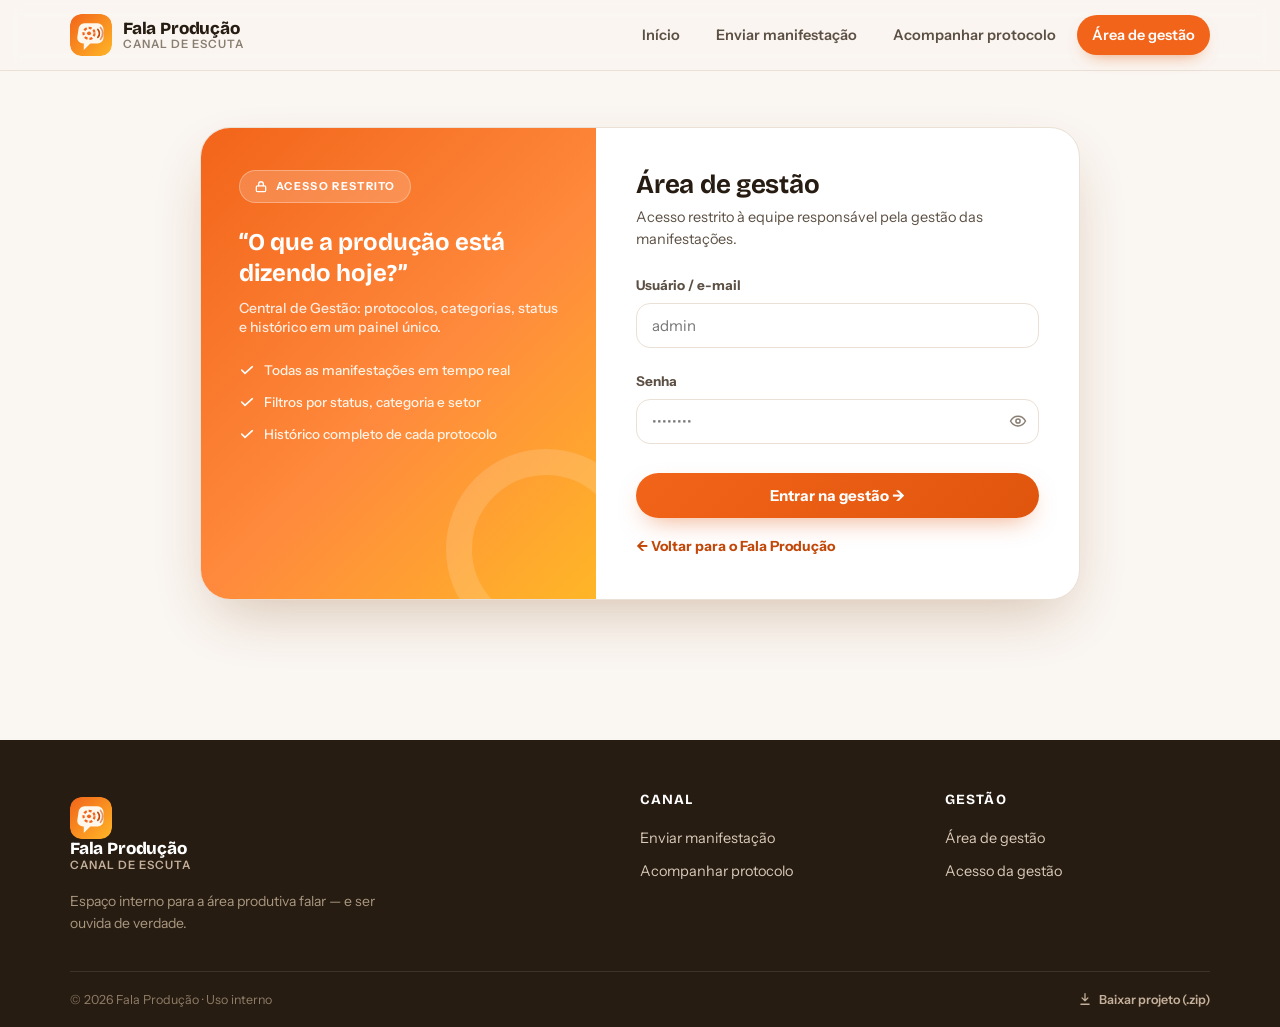
<file: public/pages/login.html>
<!DOCTYPE html>
<html lang="pt-BR">
<head>
  <meta charset="UTF-8">
  <meta name="viewport" content="width=device-width, initial-scale=1.0">
  <title>Área de gestão — Fala Produção</title>
  <link rel="icon" href="image/svg+xml,%3Csvg xmlns='http://www.w3.org/2000/svg' viewBox='0 0 64 64'%3E%3Crect width='64' height='64' rx='16' fill='%23F26419'/%3E%3Cpath d='M14 22a8 8 0 0 1 8-8h20a8 8 0 0 1 8 8v14a8 8 0 0 1-8 8H30l-9 9v-9h-1a8 8 0 0 1-8-8z' fill='%23FFF4EA'/%3E%3Ccircle cx='32' cy='29' r='6' fill='%23F26419'/%3E%3Ccircle cx='32' cy='29' r='2.2' fill='%23FFF4EA'/%3E%3C/svg%3E">
  <link rel="preconnect" href="https://fonts.googleapis.com">
  <link rel="preconnect" href="https://fonts.gstatic.com" crossorigin>
  <link href="https://fonts.googleapis.com/css2?family=Bricolage+Grotesque:opsz,wght@12..96,500;12..96,600;12..96,700;12..96,800&family=Instrument+Sans:ital,wght@0,400;0,500;0,600;0,700;1,400&display=swap" rel="stylesheet">
  <link rel="stylesheet" href="../style.css">
  <script>
    /* Se já estiver autenticado, vai direto para a Central de Gestão */
    try {
      if (window.sessionStorage.getItem("fp-user")) {
        window.location.replace("gestao.html");
      }
    } catch (e) { /* sessionStorage indisponível */ }
  </script>
</head>
<body data-page="login">

  <!-- ======================= HEADER ======================= -->
  <header class="site-header">
    <div class="container header-inner">
      <a class="brand" href="../index.html">
        <img src="../assets/logo.svg" alt="Logo Fala Produção" class="brand-logo">
        <span class="brand-text">
          <span class="brand-name">Fala Produção</span>
          <span class="brand-sub">Canal de escuta</span>
        </span>
      </a>
      <nav class="nav-desktop" aria-label="Navegação principal">
        <a href="../index.html">Início</a>
        <a href="enviar.html">Enviar manifestação</a>
        <a href="acompanhar.html">Acompanhar protocolo</a>
        <a href="login.html" class="nav-active">Área de gestão</a>
      </nav>
      <button class="hamburger" id="menu-toggle" type="button" aria-label="Abrir menu" aria-expanded="false">
        <span></span><span></span><span></span>
      </button>
    </div>
    <nav class="nav-mobile" id="nav-mobile" aria-label="Menu mobile">
      <a href="../index.html">Início</a>
      <a href="enviar.html">Enviar manifestação</a>
      <a href="acompanhar.html">Acompanhar protocolo</a>
      <a href="login.html">Área de gestão</a>
    </nav>
  </header>

  <main>
    <section class="login-shell">
      <div class="container">
        <div class="login-card reveal in" id="login-card">
          <div class="login-brand">
            <span class="login-kicker">
              <svg viewBox="0 0 24 24" width="14" height="14" fill="none" stroke="currentColor" stroke-width="2.2" stroke-linecap="round" stroke-linejoin="round"><rect x="4" y="10" width="16" height="10" rx="2"/><path d="M8 10V7a4 4 0 0 1 8 0v3"/></svg>
              Acesso restrito
            </span>
            <p class="login-quote">
              “O que a produção está dizendo hoje?”
              <small>Central de Gestão: protocolos, categorias, status e histórico em um painel único.</small>
            </p>
            <ul class="login-points">
              <li><svg viewBox="0 0 24 24" width="16" height="16" fill="none" stroke="currentColor" stroke-width="2.4" stroke-linecap="round" stroke-linejoin="round"><path d="M4 12l5 5L20 7"/></svg>Todas as manifestações em tempo real</li>
              <li><svg viewBox="0 0 24 24" width="16" height="16" fill="none" stroke="currentColor" stroke-width="2.4" stroke-linecap="round" stroke-linejoin="round"><path d="M4 12l5 5L20 7"/></svg>Filtros por status, categoria e setor</li>
              <li><svg viewBox="0 0 24 24" width="16" height="16" fill="none" stroke="currentColor" stroke-width="2.4" stroke-linecap="round" stroke-linejoin="round"><path d="M4 12l5 5L20 7"/></svg>Histórico completo de cada protocolo</li>
            </ul>
            <span class="login-deco" aria-hidden="true"></span>
          </div>

          <div class="login-form-panel">
            <h2>Área de gestão</h2>
            <p class="login-sub">Acesso restrito à equipe responsável pela gestão das manifestações.</p>

            <form id="form-login" novalidate>
              <div class="field" style="margin-bottom:16px">
                <label for="usuario">Usuário / e-mail</label>
                <input type="text" id="usuario" class="input" placeholder="admin" autocomplete="username">
                <span class="field-error" role="alert"></span>
              </div>
              <div class="field" style="margin-bottom:22px">
                <label for="senha">Senha</label>
                <div class="pass-wrap">
                  <input type="password" id="senha" class="input" placeholder="••••••••" autocomplete="current-password">
                  <button type="button" class="pass-toggle" id="toggle-pass" aria-label="Mostrar senha">
                    <svg viewBox="0 0 24 24" width="18" height="18" fill="none" stroke="currentColor" stroke-width="2" stroke-linecap="round" stroke-linejoin="round"><path d="M2 12s3.5-6.5 10-6.5S22 12 22 12s-3.5 6.5-10 6.5S2 12 2 12z"/><circle cx="12" cy="12" r="2.8"/></svg>
                  </button>
                </div>
                <span class="field-error" role="alert"></span>
              </div>
              <button type="submit" class="btn btn-primary btn-block" id="btn-entrar">
                <span class="spinner" aria-hidden="true"></span>
                <span class="btn-label">Entrar na gestão →</span>
              </button>
            </form>

            <a class="back-link" href="../index.html">← Voltar para o Fala Produção</a>
          </div>
        </div>
      </div>
    </section>
  </main>

  <!-- ======================= FOOTER ======================= -->
  <footer class="site-footer">
    <div class="container footer-grid">
      <div>
        <a class="brand brand-light" href="../index.html">
          <img src="../assets/logo.svg" alt="Logo Fala Produção" class="brand-logo">
          <span class="brand-text">
            <span class="brand-name">Fala Produção</span>
            <span class="brand-sub">Canal de escuta</span>
          </span>
        </a>
        <p class="footer-about">Espaço interno para a área produtiva falar — e ser ouvida de verdade.</p>
      </div>
      <div>
        <h4>Canal</h4>
        <a href="enviar.html">Enviar manifestação</a>
        <a href="acompanhar.html">Acompanhar protocolo</a>
      </div>
      <div>
        <h4>Gestão</h4>
        <a href="login.html">Área de gestão</a>
        <a href="login.html">Acesso da gestão</a>
      </div>
    </div>
    <div class="container footer-bottom">
      <span>© 2026 Fala Produção · Uso interno</span>
      <a class="footer-download" href="../download.html">
        <svg viewBox="0 0 24 24" width="14" height="14" fill="none" stroke="currentColor" stroke-width="2.2" stroke-linecap="round" stroke-linejoin="round"><path d="M12 3v12M7 10l5 5 5-5M5 21h14"/></svg>
        Baixar projeto (.zip)
      </a>
    </div>
  </footer>

  <script src="../script.js"></script>
</body>
</html>
</file>
<file: public/style.css>
/* ============================================================
   FALA PRODUÇÃO — style.css
   Design system · paleta laranja · área pública + gestão
   ============================================================ */

:root {
  --brand: #F26419;
  --brand-strong: #E0550D;
  --brand-dark: #C2480A;
  --brand-deep: #7A3403;
  --brand-soft: #FFE7D4;
  --brand-softer: #FFF4EA;
  --amber: #FFB627;
  --amber-soft: #FFF1D3;
  --amber-deep: #9A6A00;

  --bg: #FAF6F1;
  --card: #FFFFFF;
  --ink: #271C12;
  --ink-2: #5C5044;
  --ink-3: #8A7E72;
  --line: #EAE0D5;
  --line-2: #F2ECE4;

  --ok: #1E7F43;
  --ok-soft: #DCF5E3;
  --danger: #C6403C;
  --danger-soft: #FCE7E4;

  --shadow-sm: 0 1px 2px rgba(39, 28, 18, .06);
  --shadow-md: 0 10px 30px -12px rgba(122, 52, 3, .18);
  --shadow-lg: 0 24px 60px -18px rgba(122, 52, 3, .30);

  --radius-lg: 24px;
  --radius-md: 16px;
  --radius-sm: 12px;

  --font-display: "Bricolage Grotesque", "Trebuchet MS", system-ui, sans-serif;
  --font-body: "Instrument Sans", "Segoe UI", system-ui, -apple-system, sans-serif;
}

/* ---------------- reset ---------------- */
*, *::before, *::after { box-sizing: border-box; margin: 0; padding: 0; }
html { scroll-behavior: smooth; overflow-x: clip; }
body {
  font-family: var(--font-body);
  background: var(--bg);
  color: var(--ink);
  line-height: 1.55;
  -webkit-font-smoothing: antialiased;
  overflow-x: clip;
}
img { max-width: 100%; display: block; }
a { color: inherit; text-decoration: none; }
button { font-family: inherit; cursor: pointer; }
input, select, textarea { font-family: inherit; font-size: 15px; color: var(--ink); }
h1, h2, h3, h4 { font-family: var(--font-display); line-height: 1.15; letter-spacing: -.01em; }
fieldset { border: 0; }
[hidden] { display: none !important; }

.container { width: min(1140px, 92%); margin: 0 auto; }

/* ---------------- buttons ---------------- */
.btn {
  display: inline-flex; align-items: center; justify-content: center; gap: 9px;
  border: 0; border-radius: 999px; font-weight: 700; font-size: 15px;
  padding: 13px 26px; cursor: pointer; white-space: nowrap;
  transition: transform .18s ease, box-shadow .18s ease, background .18s ease, color .18s ease;
  text-decoration: none;
}
.btn:active { transform: translateY(1px) scale(.99); }
.btn-primary { background: linear-gradient(135deg, var(--brand), var(--brand-strong)); color: #FFF; box-shadow: 0 10px 26px -10px rgba(224, 85, 13, .55); }
.btn-primary:hover { transform: translateY(-2px); box-shadow: 0 16px 32px -10px rgba(224, 85, 13, .6); }
.btn-secondary { background: var(--card); color: var(--brand-dark); border: 1.5px solid var(--line); }
.btn-secondary:hover { border-color: var(--brand); transform: translateY(-2px); box-shadow: var(--shadow-md); }
.btn-light { background: #FFF; color: var(--brand-deep); box-shadow: var(--shadow-md); }
.btn-light:hover { transform: translateY(-2px); }
.btn-ghost { background: var(--card); border: 1.5px solid var(--line); color: var(--ink-2); box-shadow: none; }
.btn-ghost:hover { border-color: var(--brand); color: var(--brand-dark); background: var(--brand-softer); transform: none; }
.btn-block { width: 100%; }
.btn-sm, .g-btn-sm { padding: 9px 15px; font-size: 13.5px; }

/* spinner de loading */
.spinner {
  width: 16px; height: 16px; border-radius: 50%;
  border: 2.5px solid rgba(255, 255, 255, .35); border-top-color: currentColor;
  display: none; animation: spin .7s linear infinite;
}
.btn.loading .spinner { display: inline-block; }
.btn.loading .btn-label { opacity: .8; }

/* ---------------- header ---------------- */
.site-header { background: rgba(250, 246, 241, .9); backdrop-filter: blur(10px); border-bottom: 1.5px solid var(--line); position: sticky; top: 0; z-index: 50; }
.header-inner { display: flex; align-items: center; justify-content: space-between; gap: 20px; padding: 14px 0; }
.brand { display: flex; align-items: center; gap: 11px; }
.brand-logo { width: 42px; height: 42px; border-radius: 12px; }
.brand-text { display: flex; flex-direction: column; line-height: 1.15; }
.brand-name { font-family: var(--font-display); font-weight: 800; font-size: 17px; letter-spacing: -.01em; }
.brand-sub { font-size: 11.5px; color: var(--ink-3); text-transform: uppercase; letter-spacing: .09em; font-weight: 600; }
.brand-light .brand-name { color: #FFF; }
.brand-light .brand-sub { color: #C4B09A; }

.nav-desktop { display: flex; gap: 6px; }
.nav-desktop a { padding: 9px 15px; border-radius: 999px; font-weight: 600; font-size: 14.5px; color: var(--ink-2); transition: background .18s, color .18s; }
.nav-desktop a:hover { background: var(--brand-soft); color: var(--brand-deep); }
.nav-desktop a.nav-active { background: var(--brand); color: #FFF; box-shadow: 0 8px 18px -10px rgba(224, 85, 13, .7); }

.hamburger { display: none; flex-direction: column; gap: 4px; background: none; border: 1.5px solid var(--line); border-radius: 10px; padding: 10px; }
.hamburger span { width: 20px; height: 2px; background: var(--ink); border-radius: 2px; transition: transform .25s, opacity .25s; }
.site-header.nav-open .hamburger span:nth-child(1) { transform: translateY(6px) rotate(45deg); }
.site-header.nav-open .hamburger span:nth-child(2) { opacity: 0; }
.site-header.nav-open .hamburger span:nth-child(3) { transform: translateY(-6px) rotate(-45deg); }
.nav-mobile { display: none; flex-direction: column; gap: 4px; padding: 10px 4% 18px; }
.nav-mobile a { padding: 12px 14px; border-radius: 12px; font-weight: 600; color: var(--ink-2); }
.nav-mobile a:hover { background: var(--brand-soft); color: var(--brand-deep); }
.site-header.nav-open .nav-mobile { display: flex; }

/* ---------------- eyebrow / badges ---------------- */
.eyebrow {
  display: inline-flex; align-items: center; gap: 9px;
  font-size: 12px; font-weight: 700; text-transform: uppercase; letter-spacing: .14em;
  color: var(--brand-deep); background: var(--brand-soft);
  padding: 7px 14px; border-radius: 999px;
}
.eyebrow-dot { width: 8px; height: 8px; border-radius: 50%; background: #22A45D; box-shadow: 0 0 0 4px rgba(34, 164, 93, .22); animation: pulse-dot 2s ease-out infinite; }
.eyebrow-light { background: rgba(255, 255, 255, .16); color: #FFF; }

.badge { display: inline-flex; align-items: center; gap: 6px; padding: 4px 11px; border-radius: 999px; font-size: 12px; font-weight: 700; letter-spacing: .01em; white-space: nowrap; }
.badge-recebido { background: #ECEFF3; color: #4A5568; }
.badge-analise { background: var(--amber-soft); color: var(--amber-deep); }
.badge-tratamento { background: #FFE7D4; color: var(--brand-dark); }
.badge-resolvido { background: var(--ok-soft); color: var(--ok); }
.badge-encerrado { background: #E9E3DA; color: #5C5044; }

/* ============================================================
   HOME — identidade corporativa premium (grafite + off-white)
   Paleta redefinida apenas na Home; demais páginas intactas.
   ============================================================ */
body[data-page="home"] {
  --bg: #FAFAF8;
  --card: #FFFFFF;
  --ink: #1A1B1D;
  --ink-2: #55575D;
  --ink-3: #8B8E94;
  --line: #E7E5E0;
  --line-2: #F0EFEB;
}
body[data-page="home"] .site-header { background: rgba(250, 250, 248, .92); }
body[data-page="home"] .nav-desktop a:hover { background: #EFEEEA; color: var(--ink); }
body[data-page="home"] .nav-desktop a.nav-active { background: var(--ink); color: #FFF; box-shadow: none; }
body[data-page="home"] .nav-desktop a[href="pages/login.html"] { border: 1.5px solid var(--line); }
body[data-page="home"] .nav-desktop a[href="pages/login.html"]:hover { border-color: #C9C7C1; }

/* kicker de seção (filete laranja + caps) */
.kicker {
  display: inline-flex; align-items: center; gap: 12px;
  font-size: 11.5px; font-weight: 800; text-transform: uppercase; letter-spacing: .16em;
  color: var(--ink-2);
}
.kicker::before { content: ""; width: 22px; height: 2px; background: var(--brand); border-radius: 2px; }

/* ---------------- hero ---------------- */
.hero {
  position: relative; padding: 88px 0 100px; overflow: hidden; border-bottom: 1px solid var(--line);
  background:
    radial-gradient(900px 480px at 88% -12%, rgba(242, 100, 25, .07), transparent 62%),
    radial-gradient(760px 420px at -12% 24%, rgba(26, 27, 29, .05), transparent 55%);
}
.hero-grid { display: grid; grid-template-columns: 1.08fr .92fr; gap: 64px; align-items: center; }

.hero-chip {
  display: inline-flex; align-items: center; gap: 10px;
  background: var(--card); border: 1px solid var(--line); border-radius: 999px;
  padding: 8px 16px 8px 12px;
  font-size: 11.5px; font-weight: 800; text-transform: uppercase; letter-spacing: .14em; color: var(--ink-2);
  box-shadow: 0 10px 24px -16px rgba(26, 27, 29, .4);
}
.hero-chip-dot {
  width: 8px; height: 8px; border-radius: 50%; background: var(--brand);
  box-shadow: 0 0 0 4px rgba(242, 100, 25, .16); animation: pulse-dot-o 2s ease-out infinite;
}

.hero-title { margin: 26px 0 20px; font-size: clamp(2.7rem, 5.2vw, 4.15rem); font-weight: 800; line-height: 1.04; letter-spacing: -.035em; }
.hero-em { color: var(--brand); }
.hero-lead { max-width: 500px; font-size: 17px; line-height: 1.65; color: var(--ink-2); margin-bottom: 34px; }
.hero-actions { display: flex; gap: 14px; flex-wrap: wrap; }

/* CTAs premium (somente na Home) */
.cta-primary {
  border-radius: 12px; padding: 15px 28px; font-size: 15.5px;
  background: var(--brand); color: #FFF;
  box-shadow: 0 14px 30px -12px rgba(242, 100, 25, .55);
}
.cta-primary:hover { background: #E0550F; transform: translateY(-2px); box-shadow: 0 18px 36px -12px rgba(224, 85, 13, .6); }
.cta-secondary { border-radius: 12px; padding: 15px 26px; background: var(--card); color: var(--ink); border: 1.5px solid #DAD8D2; }
.cta-secondary:hover { border-color: var(--ink); transform: translateY(-2px); box-shadow: 0 14px 28px -16px rgba(26, 27, 29, .45); }

/* composição visual do hero (painel grafite) */
.hero-visual {
  position: relative; min-height: 480px; border-radius: 26px; overflow: hidden;
  background: #1B1C1F; border: 1px solid #2A2B2F;
  box-shadow: 0 44px 90px -34px rgba(20, 20, 22, .55);
}
.hv-glow {
  position: absolute; width: 440px; height: 440px; right: -130px; top: -130px; border-radius: 50%;
  background: radial-gradient(circle, rgba(242, 100, 25, .2), transparent 65%);
}
.hv-grid {
  position: absolute; inset: 0; opacity: .5;
  background-image: radial-gradient(rgba(255, 255, 255, .09) 1px, transparent 1.5px);
  background-size: 24px 24px;
}
.hv-ring { position: absolute; width: 340px; height: 340px; left: -110px; bottom: -130px; }
.hv-card { position: absolute; animation: float 6s ease-in-out infinite alternate; }
.hv-ticket {
  top: 64px; left: 40px; width: min(320px, calc(100% - 56px));
  background: var(--card); border-radius: 18px; padding: 18px 20px; --rot: -2deg;
  box-shadow: 0 30px 60px -20px rgba(0, 0, 0, .5);
}
.hv-ticket-top { display: flex; align-items: center; justify-content: space-between; gap: 10px; margin-bottom: 12px; }
.hv-eyebrow { font-size: 10px; font-weight: 800; text-transform: uppercase; letter-spacing: .12em; color: var(--ink-3); }
.hv-protocol { font-family: var(--font-display); font-weight: 800; font-size: 20px; letter-spacing: -.01em; color: var(--ink); }
.hv-meta { font-size: 13px; color: var(--ink-3); margin: 2px 0 14px; }
.hv-bar { height: 6px; border-radius: 99px; background: #EEEDE9; overflow: hidden; margin-bottom: 10px; }
.hv-bar span {
  display: block; height: 100%; width: 0; border-radius: 99px;
  background: linear-gradient(90deg, var(--brand), var(--amber));
  transition: width 1.1s cubic-bezier(.2, .7, .2, 1) .55s;
}
.reveal.in .hv-bar span { width: var(--w, 80%); }
.hv-foot { display: flex; align-items: center; gap: 8px; font-size: 12.5px; font-weight: 600; color: var(--ink-2); }
.hv-dot { width: 8px; height: 8px; border-radius: 50%; background: #22A45D; box-shadow: 0 0 0 4px rgba(34, 164, 93, .2); animation: pulse-dot 2s ease-out infinite; }
.hv-pct { margin-left: auto; font-weight: 800; color: var(--brand-dark); font-variant-numeric: tabular-nums; }
.hv-lock {
  bottom: 64px; right: 36px; display: flex; align-items: center; gap: 12px;
  background: #232428; border: 1px solid rgba(255, 255, 255, .14); border-radius: 16px;
  padding: 14px 18px; --rot: 2deg; animation-delay: -3s;
  max-width: calc(100% - 56px); box-shadow: 0 24px 50px -18px rgba(0, 0, 0, .5);
}
.hv-lock > svg { color: var(--amber); flex-shrink: 0; }
.hv-lock strong { display: block; font-size: 14px; color: #FFF; }
.hv-lock small { font-size: 12px; color: #A6A9AE; }
.hv-tag {
  position: absolute; left: 26px; bottom: 22px;
  font-size: 10px; font-weight: 700; letter-spacing: .14em; text-transform: uppercase;
  color: rgba(255, 255, 255, .35);
}

/* ---------------- sections (home) ---------------- */
.section { padding: 92px 0; }
.section-band { background: #F4F3F0; border-block: 1px solid var(--line-2); }
.section-head { display: flex; flex-direction: column; gap: 14px; margin-bottom: 48px; max-width: 640px; }
.section-head h2 { font-size: clamp(1.8rem, 3.2vw, 2.5rem); font-weight: 800; letter-spacing: -.025em; line-height: 1.12; }
.section-head p { color: var(--ink-2); font-size: 15.5px; line-height: 1.6; }

/* princípios do canal — painel único dividido por filetes */
.principles {
  display: grid; grid-template-columns: repeat(3, 1fr);
  background: var(--card); border: 1px solid var(--line); border-radius: 22px; overflow: hidden;
  box-shadow: 0 24px 50px -34px rgba(26, 27, 29, .3);
}
.principle { position: relative; display: flex; flex-direction: column; gap: 14px; padding: 34px 32px; }
.principle + .principle { border-left: 1px solid var(--line); }
.principle::before {
  content: ""; position: absolute; top: 0; left: 32px; width: 26px; height: 3px;
  background: var(--brand); border-radius: 0 0 3px 3px;
}
.principle-ico {
  width: 44px; height: 44px; border-radius: 12px;
  display: flex; align-items: center; justify-content: center;
  background: #FFF3EA; color: var(--brand-dark); border: 1px solid #FFE3CF;
}
.principle h3 { font-size: 13.5px; font-weight: 800; text-transform: uppercase; letter-spacing: .14em; color: var(--ink); }
.principle p { font-size: 14.5px; line-height: 1.6; color: var(--ink-2); }

/* como funciona — numerais grandes, filetes e respiro */
.how-grid { display: grid; grid-template-columns: repeat(3, 1fr); gap: 44px; }
.how { position: relative; padding-top: 26px; border-top: 1px solid #DAD8D2; }
.how::before { content: ""; position: absolute; top: -1.5px; left: 0; width: 42px; height: 3px; background: var(--brand); border-radius: 2px; }
.how-num {
  display: inline-block; font-family: var(--font-display); font-size: 56px; font-weight: 800;
  letter-spacing: -.04em; line-height: 1; color: #DDDBD5; margin-bottom: 18px;
}
.how-num::after {
  content: ""; display: inline-block; width: 10px; height: 10px; margin-left: 12px;
  background: var(--brand); border-radius: 2px; vertical-align: 6px;
}
.how h3 { font-size: 19px; font-weight: 700; letter-spacing: -.01em; margin-bottom: 8px; }
.how p { font-size: 14.5px; line-height: 1.6; color: var(--ink-2); max-width: 34ch; }

/* categorias — cards sofisticados com sublinhado laranja no hover */
.cats-grid { display: grid; grid-template-columns: repeat(3, 1fr); gap: 16px; }
.cat-card {
  position: relative; display: flex; flex-direction: column; align-items: flex-start; gap: 16px;
  text-align: left; background: var(--card); border: 1px solid var(--line); border-radius: 18px;
  padding: 26px 24px 22px; cursor: pointer; overflow: hidden;
  transition: transform .22s ease, box-shadow .22s ease, border-color .22s ease;
}
.cat-card::after {
  content: ""; position: absolute; left: 0; right: 0; bottom: 0; height: 3px;
  background: var(--brand); transform: scaleX(0); transform-origin: left; transition: transform .3s ease;
}
.cat-card:hover { transform: translateY(-4px); border-color: #CFCDC7; box-shadow: 0 22px 44px -26px rgba(26, 27, 29, .35); }
.cat-card:hover::after { transform: scaleX(1); }
.cat-ico {
  width: 44px; height: 44px; border-radius: 12px;
  display: flex; align-items: center; justify-content: center;
  background: #FAFAF8; color: var(--ink); border: 1px solid var(--line);
  transition: background .22s ease, color .22s ease, border-color .22s ease;
}
.cat-card:hover .cat-ico { background: var(--ink); border-color: var(--ink); color: #FFF; }
.cat-title { font-family: var(--font-display); font-size: 15px; font-weight: 800; text-transform: uppercase; letter-spacing: .1em; }
.cat-desc { font-size: 14px; line-height: 1.55; color: var(--ink-2); }
.cat-go {
  margin-top: auto; display: inline-flex; align-items: center; gap: 7px;
  font-size: 12px; font-weight: 800; text-transform: uppercase; letter-spacing: .1em; color: var(--ink-3);
  transition: color .2s ease;
}
.cat-go svg { transition: transform .2s ease; }
.cat-card:hover .cat-go { color: var(--brand-dark); }
.cat-card:hover .cat-go svg { transform: translateX(3px); }

/* manifesto — faixa grafite marcante e minimalista */
.manifesto { position: relative; background: #17181A; color: #F4F3F0; overflow: hidden; }
.manifesto::before {
  content: ""; position: absolute; inset: 0; pointer-events: none;
  background: radial-gradient(700px 380px at 88% 115%, rgba(242, 100, 25, .13), transparent 62%);
}
.manifesto-mark {
  position: absolute; top: -70px; right: 4%; line-height: 1; user-select: none;
  font-family: var(--font-display); font-weight: 800; font-size: 340px; color: rgba(255, 255, 255, .04);
}
.manifesto-inner { position: relative; padding: 96px 0; max-width: 820px; }
.manifesto .kicker { color: #9DA0A6; }
.manifesto h2 { margin: 22px 0 20px; font-size: clamp(2rem, 4.4vw, 3.3rem); font-weight: 800; letter-spacing: -.03em; line-height: 1.08; }
.manifesto h2 .m-em { color: var(--brand); }
.manifesto p { color: #A6A9AE; font-size: 16.5px; line-height: 1.7; max-width: 62ch; }
.manifesto-link {
  display: inline-flex; align-items: center; gap: 10px; margin-top: 32px;
  padding: 14px 26px; border-radius: 12px; border: 1.5px solid rgba(255, 255, 255, .22);
  color: #FFF; font-size: 15px; font-weight: 700; text-decoration: none;
  transition: background .2s ease, border-color .2s ease, transform .2s ease;
}
.manifesto-link:hover { background: var(--brand); border-color: var(--brand); transform: translateY(-2px); }

/* consultar protocolo — painel de destaque */
.proto-cta {
  position: relative; display: grid; grid-template-columns: 1.2fr .8fr; gap: 40px; align-items: center;
  background: var(--card); border: 1px solid var(--line); border-radius: 24px;
  padding: 46px 48px; overflow: hidden;
  box-shadow: 0 28px 60px -38px rgba(26, 27, 29, .35);
}
.proto-dots {
  position: absolute; top: 0; right: 0; bottom: 0; width: 38%;
  background-image: radial-gradient(#E3E1DB 1.5px, transparent 2px); background-size: 18px 18px;
  -webkit-mask-image: linear-gradient(90deg, transparent, #000 60%); mask-image: linear-gradient(90deg, transparent, #000 60%);
}
.proto-code {
  display: inline-flex; align-items: center; gap: 4px; margin-bottom: 20px;
  font-family: var(--font-display); font-weight: 700; font-size: 13px; letter-spacing: .16em; color: var(--ink-3);
  background: #FAFAF8; border: 1.5px dashed #D6D4CE; border-radius: 10px; padding: 10px 16px;
}
.proto-code b { color: var(--brand); }
.proto-cta h2 { font-size: clamp(1.7rem, 3vw, 2.3rem); font-weight: 800; letter-spacing: -.025em; margin-bottom: 12px; }
.proto-cta p { color: var(--ink-2); font-size: 15.5px; line-height: 1.6; max-width: 46ch; }
.proto-side { position: relative; display: flex; flex-direction: column; align-items: flex-start; gap: 14px; }
.cta-dark {
  border-radius: 12px; padding: 15px 28px; font-size: 15.5px;
  background: var(--ink); color: #FFF; box-shadow: 0 14px 30px -14px rgba(26, 27, 29, .5);
}
.cta-dark:hover { background: #000; transform: translateY(-2px); box-shadow: 0 18px 36px -14px rgba(26, 27, 29, .55); }
.proto-hint { font-size: 12.5px; color: var(--ink-3); }

/* footer */
.site-footer { background: var(--ink); color: #D8C9B8; margin-top: 60px; }
.footer-grid { display: grid; grid-template-columns: 2fr 1fr 1fr; gap: 40px; padding: 52px 0 36px; }
.footer-grid h4 { color: #FFF; font-size: 14px; text-transform: uppercase; letter-spacing: .08em; margin-bottom: 14px; }
.footer-grid a { display: block; padding: 5px 0; font-size: 14.5px; transition: color .18s; }
.footer-grid a:hover { color: var(--amber); }
.footer-about { font-size: 14px; color: #A9977F; margin-top: 14px; max-width: 34ch; }
.footer-bottom { display: flex; justify-content: space-between; gap: 16px; flex-wrap: wrap; padding: 18px 0; border-top: 1px solid rgba(255, 255, 255, .1); font-size: 12.5px; color: #8F7D67; }
.footer-download { display: inline-flex; align-items: center; gap: 7px; color: #C4B09A; font-weight: 600; text-decoration: none; transition: color .18s ease; }
.footer-download:hover { color: var(--amber); }

/* ---------------- páginas internas ---------------- */
.page-hero { padding: 48px 0 34px; border-bottom: 1.5px solid var(--line); background: linear-gradient(180deg, var(--brand-softer), var(--bg)); }
.page-hero h1 { font-size: clamp(1.9rem, 4vw, 2.9rem); font-weight: 800; letter-spacing: -.02em; margin: 16px 0 10px; }
.page-lead { color: var(--ink-2); font-size: 16px; max-width: 60ch; }
.page-body { padding: 40px 0 70px; }

.form-card { background: var(--card); border: 1.5px solid var(--line); border-radius: 28px; padding: 34px 36px; box-shadow: var(--shadow-md); max-width: 820px; }
.form-grid { display: grid; grid-template-columns: 1fr 1fr; gap: 18px; margin-bottom: 20px; }

.field { display: flex; flex-direction: column; gap: 7px; margin-bottom: 20px; }
.form-grid .field, .ident-fields .field { margin-bottom: 0; }
.field label { font-size: 13.5px; font-weight: 700; color: var(--ink-2); }
.label-row { display: flex; justify-content: space-between; align-items: center; }
.req { color: var(--brand); }
.muted { color: var(--ink-3); font-weight: 500; }
.char-count { font-size: 12px; color: var(--ink-3); font-variant-numeric: tabular-nums; }
.char-count.ok { color: var(--ok); font-weight: 700; }

.input {
  width: 100%; padding: 12px 15px; border-radius: 14px;
  border: 1.5px solid var(--line); background: var(--card);
  transition: border-color .18s, box-shadow .18s;
}
.input:focus { outline: none; border-color: var(--brand); box-shadow: 0 0 0 4px var(--brand-soft); }
.input.invalid { border-color: var(--danger); }
.input.invalid:focus { box-shadow: 0 0 0 4px var(--danger-soft); }
.field-error { font-size: 12.5px; color: var(--danger); font-weight: 600; min-height: 0; }
textarea.input { resize: vertical; min-height: 110px; }
select.input { appearance: none; background-image: url("data:image/svg+xml,%3Csvg xmlns='http://www.w3.org/2000/svg' width='16' height='16' fill='none' stroke='%238A7E72' stroke-width='2' stroke-linecap='round' stroke-linejoin='round' viewBox='0 0 24 24'%3E%3Cpath d='M6 9l6 6 6-6'/%3E%3C/svg%3E"); background-repeat: no-repeat; background-position: right 14px center; padding-right: 40px; }

/* dropzone + previews */
.dropzone {
  border: 2px dashed var(--line); border-radius: 18px; padding: 26px;
  display: flex; flex-direction: column; align-items: center; gap: 8px; text-align: center;
  color: var(--ink-3); cursor: pointer; transition: border-color .18s, background .18s;
}
.dropzone:hover, .dropzone.drag { border-color: var(--brand); background: var(--brand-softer); color: var(--brand-dark); }
.dropzone strong { color: var(--ink-2); font-size: 14.5px; }
.dropzone small { font-size: 12.5px; }
.preview-grid { display: grid; grid-template-columns: repeat(auto-fill, minmax(96px, 1fr)); gap: 12px; margin-top: 14px; }
.preview-item { position: relative; border: 1.5px solid var(--line); border-radius: 14px; overflow: hidden; background: var(--line-2); aspect-ratio: 1; display: flex; align-items: center; justify-content: center; }
.preview-img { width: 100%; height: 100%; object-fit: cover; }
.preview-file { display: flex; flex-direction: column; align-items: center; gap: 6px; padding: 10px; font-size: 11px; font-weight: 600; color: var(--ink-2); text-align: center; word-break: break-all; }
.preview-remove {
  position: absolute; top: 5px; right: 5px; width: 22px; height: 22px; border-radius: 50%;
  border: 0; background: rgba(39, 28, 18, .7); color: #FFF; font-size: 13px; line-height: 1;
  display: flex; align-items: center; justify-content: center; cursor: pointer;
}

/* radio cards */
.radio-group { margin: 4px 0 22px; }
.radio-group legend { font-size: 13.5px; font-weight: 700; color: var(--ink-2); margin-bottom: 9px; }
.radio-cards { display: grid; grid-template-columns: 1fr 1fr; gap: 14px; }
.radio-card { position: relative; border: 1.5px solid var(--line); border-radius: 16px; padding: 15px 17px; cursor: pointer; transition: border-color .18s, background .18s; display: block; }
.radio-card input { position: absolute; opacity: 0; }
.radio-card-body { display: flex; flex-direction: column; gap: 2px; }
.radio-card-body strong { font-size: 14.5px; }
.radio-card-body small { font-size: 12.5px; color: var(--ink-3); }
.radio-card:has(input:checked) { border-color: var(--brand); background: var(--brand-softer); box-shadow: 0 0 0 3px var(--brand-soft); }
.ident-fields { overflow: hidden; animation: fade-slide .3s ease both; }

/* form footer */
.form-foot { margin-top: 8px; }
.note-demo { display: flex; align-items: flex-start; gap: 8px; font-size: 12.5px; color: var(--ink-3); margin-top: 14px; max-width: 56ch; }
.note-demo svg { flex-shrink: 0; margin-top: 2px; }

/* ---------------- modal ---------------- */
.modal-backdrop {
  position: fixed; inset: 0; z-index: 100; background: rgba(39, 28, 18, .55);
  display: flex; align-items: center; justify-content: center; padding: 20px;
  opacity: 0; transition: opacity .22s ease;
}
.modal-backdrop.open { opacity: 1; }
.modal {
  position: relative; background: var(--card); border-radius: 26px; padding: 40px 36px;
  max-width: 440px; width: 100%; text-align: center; box-shadow: var(--shadow-lg);
  transform: translateY(14px) scale(.97); transition: transform .25s cubic-bezier(.2, .7, .2, 1);
}
.modal-backdrop.open .modal { transform: none; }
.modal h3 { font-size: 22px; margin: 16px 0 6px; }
.modal-text { color: var(--ink-2); font-size: 14.5px; margin-bottom: 18px; }
.modal-check { width: 66px; height: 66px; margin: 0 auto; border-radius: 50%; background: var(--ok-soft); color: var(--ok); display: flex; align-items: center; justify-content: center; animation: pop .35s cubic-bezier(.2, .9, .3, 1.4) both; }
.protocol-box {
  font-family: var(--font-display); font-weight: 800; font-size: 26px; letter-spacing: .02em;
  color: var(--brand-deep); background: var(--brand-softer); border: 2px dashed var(--brand-soft);
  border-radius: 16px; padding: 16px; margin-bottom: 22px;
}
.modal-actions { display: flex; gap: 12px; justify-content: center; flex-wrap: wrap; }
.btn-close-modal { position: absolute; top: 16px; right: 16px; width: 34px; height: 34px; border-radius: 50%; border: 1.5px solid var(--line); background: var(--card); color: var(--ink-3); display: flex; align-items: center; justify-content: center; cursor: pointer; }
.btn-close-modal:hover { color: var(--danger); border-color: var(--danger); }

/* ---------------- toast ---------------- */
.toast-stack { position: fixed; bottom: 22px; right: 22px; z-index: 200; display: flex; flex-direction: column; gap: 10px; max-width: 380px; }
.toast {
  display: flex; align-items: center; gap: 11px; background: var(--ink); color: #F5EDE2;
  border-radius: 14px; padding: 13px 15px; box-shadow: var(--shadow-lg);
  font-size: 14px; font-weight: 600; animation: slide-in .3s cubic-bezier(.2, .7, .2, 1) both;
}
.toast.out { animation: slide-out .25s ease both; }
.toast-ico { flex-shrink: 0; display: flex; }
.toast-ok .toast-ico { color: #4ADE80; }
.toast-erro .toast-ico { color: #FCA5A5; }
.toast-info .toast-ico { color: var(--amber); }
.toast-msg { flex: 1; }
.toast-close { background: none; border: 0; color: #8F7D67; cursor: pointer; flex-shrink: 0; display: flex; }
.toast-close:hover { color: #FFF; }

/* ---------------- timeline (acompanhar) ---------------- */
.consulta-card { max-width: 720px; }
.consulta-row { display: flex; gap: 14px; align-items: flex-start; }
.consulta-row .field { flex: 1; margin-bottom: 0; }
.consulta-row .btn { margin-top: 31px; }
.last-chip {
  display: inline-flex; align-items: center; gap: 8px; margin-top: 16px;
  background: var(--amber-soft); color: var(--amber-deep); border: 1.5px solid #F0D68A;
  border-radius: 999px; padding: 8px 16px; font-size: 13px; font-weight: 700; cursor: pointer;
  transition: background .18s, transform .18s;
}
.last-chip:hover { background: var(--amber); color: #FFF; transform: translateY(-1px); }

.result-panel { margin-top: 26px; background: var(--card); border: 1.5px solid var(--line); border-radius: 24px; box-shadow: var(--shadow-md); max-width: 720px; overflow: hidden; animation: fade-slide .35s ease both; }
.result-head { display: flex; align-items: center; justify-content: space-between; gap: 14px; padding: 22px 28px 0; }
.result-protocol { font-family: var(--font-display); font-weight: 800; font-size: 22px; }
.result-meta { display: grid; grid-template-columns: repeat(4, 1fr); gap: 1px; background: var(--line); border-block: 1.5px solid var(--line); margin: 18px 0 0; }
.result-meta > div { background: var(--card); padding: 13px 28px; font-size: 12px; color: var(--ink-3); display: flex; flex-direction: column; gap: 2px; }
.result-meta strong { font-size: 14px; color: var(--ink); }

.timeline { padding: 26px 28px 8px; }
.tl-step { display: flex; gap: 16px; position: relative; padding-bottom: 26px; }
.tl-step::before { content: ""; position: absolute; left: 15px; top: 34px; bottom: 0; width: 2px; background: var(--line); }
.tl-step:last-child::before { display: none; }
.tl-dot { flex-shrink: 0; width: 32px; height: 32px; border-radius: 50%; display: flex; align-items: center; justify-content: center; font-weight: 800; font-size: 13px; background: var(--line-2); color: var(--ink-3); z-index: 1; }
.tl-done .tl-dot { background: linear-gradient(135deg, var(--brand), var(--brand-strong)); color: #FFF; box-shadow: 0 6px 16px -6px rgba(224, 85, 13, .6); }
.tl-now .tl-dot { animation: pulse-dot 2s ease-out infinite; }
.tl-pending { opacity: .55; }
.tl-title { font-family: var(--font-display); font-weight: 700; font-size: 15.5px; }
.tl-date { font-size: 12px; font-weight: 700; color: var(--brand-dark); text-transform: uppercase; letter-spacing: .06em; margin: 2px 0 4px; }
.tl-pending .tl-date { color: var(--ink-3); }
.tl-desc { font-size: 13.5px; color: var(--ink-2); }

/* ---------------- login ---------------- */
.login-shell { padding: 56px 0 80px; }
.login-card { display: grid; grid-template-columns: .9fr 1.1fr; max-width: 880px; margin: 0 auto; border-radius: 30px; overflow: hidden; box-shadow: var(--shadow-lg); border: 1.5px solid var(--line); background: var(--card); }
.login-brand {
  position: relative; display: flex; flex-direction: column; gap: 24px;
  padding: 42px 38px; overflow: hidden;
  background: linear-gradient(135deg, var(--brand) 0%, #FF8A3D 55%, var(--amber) 100%);
}
.login-quote { font-family: var(--font-display); font-weight: 700; font-size: 24px; line-height: 1.3; color: #FFF; }
.login-quote small { display: block; font-family: var(--font-body); font-weight: 500; font-size: 14px; color: rgba(255, 255, 255, .85); margin-top: 10px; }
.login-deco { position: absolute; right: -50px; bottom: -50px; width: 200px; height: 200px; border-radius: 50%; border: 26px solid rgba(255, 255, 255, .15); }
.login-form-panel { padding: 42px 40px; display: flex; flex-direction: column; }
.login-form-panel h2 { font-size: 26px; margin-bottom: 6px; }
.login-sub { color: var(--ink-2); font-size: 14.5px; margin-bottom: 24px; }
.pass-wrap { position: relative; }
.pass-toggle { position: absolute; right: 12px; top: 50%; transform: translateY(-50%); background: none; border: 0; color: var(--ink-3); cursor: pointer; display: flex; }
.pass-toggle:hover { color: var(--brand); }
.login-note { margin-top: 18px; }
.shake { animation: shake .45s ease both; }

.login-kicker {
  display: inline-flex; align-items: center; gap: 8px; align-self: flex-start;
  background: rgba(255, 255, 255, .18); border: 1px solid rgba(255, 255, 255, .3);
  color: #FFF; font-size: 11px; font-weight: 800; text-transform: uppercase; letter-spacing: .12em;
  padding: 7px 14px; border-radius: 999px;
}
.login-points { list-style: none; display: flex; flex-direction: column; gap: 11px; }
.login-points li { display: flex; align-items: center; gap: 9px; color: #FFF3E6; font-size: 13.5px; font-weight: 500; }
.login-points svg { color: #FFF; flex-shrink: 0; }
.back-link { display: inline-flex; align-items: center; gap: 8px; margin-top: auto; padding-top: 18px; font-size: 14px; font-weight: 700; color: var(--brand-dark); transition: color .18s; }
.back-link:hover { color: var(--brand); text-decoration: underline; }

/* ---------------- reveal ---------------- */
.reveal { opacity: 0; transform: translateY(18px); transition: opacity .55s ease, transform .55s ease; transition-delay: var(--d, 0s); }
.reveal.in { opacity: 1; transform: none; }

/* ---------------- keyframes ---------------- */
@keyframes spin { to { transform: rotate(360deg); } }
@keyframes pulse-dot { 0% { box-shadow: 0 0 0 0 rgba(34, 164, 93, .35); } 100% { box-shadow: 0 0 0 9px rgba(34, 164, 93, 0); } }
@keyframes pulse-dot-o { 0% { box-shadow: 0 0 0 0 rgba(242, 100, 25, .4); } 100% { box-shadow: 0 0 0 9px rgba(242, 100, 25, 0); } }

@keyframes float {
  from { transform: translateY(-7px) rotate(var(--rot, 0deg)); }
  to { transform: translateY(7px) rotate(var(--rot, 0deg)); }
}
@keyframes fade { from { opacity: 0; } to { opacity: 1; } }
@keyframes pop { from { opacity: 0; transform: scale(.9); } to { opacity: 1; transform: scale(1); } }
@keyframes fade-slide { from { opacity: 0; transform: translateY(12px); } to { opacity: 1; transform: translateY(0); } }
@keyframes slide-in { from { opacity: 0; transform: translateX(26px); } to { opacity: 1; transform: translateX(0); } }
@keyframes slide-out { from { opacity: 1; } to { opacity: 0; transform: translateY(8px); } }
@keyframes shake { 0%, 100% { transform: translateX(0); } 20% { transform: translateX(-9px); } 40% { transform: translateX(8px); } 60% { transform: translateX(-5px); } 80% { transform: translateX(4px); } }

/* ---------------- responsive ---------------- */
@media (max-width: 1020px) {
  .hero { padding: 64px 0 72px; }
  .hero-grid { grid-template-columns: 1fr; gap: 48px; }
  .hero-visual { min-height: 420px; }
  .hv-ticket { top: 48px; left: 24px; }
  .hv-lock { bottom: 48px; right: 24px; }
  .cats-grid { grid-template-columns: repeat(2, 1fr); }
  .result-meta { grid-template-columns: repeat(2, 1fr); }
}

@media (max-width: 880px) {
  .nav-desktop { display: none; }
  .hamburger { display: inline-flex; }
  .principles { grid-template-columns: 1fr; }
  .principle + .principle { border-left: 0; border-top: 1px solid var(--line); }
  .how-grid { grid-template-columns: 1fr; gap: 36px; }
  .how p { max-width: 48ch; }
  .proto-cta { grid-template-columns: 1fr; gap: 28px; padding: 34px 30px; }
  .login-card { grid-template-columns: 1fr; }
  .login-brand { padding: 32px 30px; gap: 20px; }
  .login-quote { font-size: 20px; }
  .footer-grid { grid-template-columns: 1fr 1fr; }
}

@media (max-width: 640px) {
  .section { padding: 64px 0; }
  .section-head { margin-bottom: 34px; }
  .hero { padding: 48px 0 60px; }
  .hero-actions .btn { width: 100%; }
  .hero-visual { min-height: 400px; }
  .hv-ticket { top: 34px; left: 16px; width: min(290px, calc(100% - 32px)); }
  .hv-lock { bottom: 44px; right: 16px; max-width: calc(100% - 32px); padding: 12px 14px; }
  .principles { border-radius: 18px; }
  .principle { padding: 26px 24px; }
  .principle::before { left: 24px; }
  .how-num { font-size: 46px; }
  .cats-grid { grid-template-columns: 1fr; }
  .manifesto-inner { padding: 64px 0; }
  .manifesto-mark { display: none; }
  .proto-cta { padding: 28px 22px; border-radius: 20px; }
  .proto-dots { width: 100%; opacity: .45; }
  .proto-side .btn { width: 100%; }
  .form-card { padding: 24px 20px; }
  .form-grid { grid-template-columns: 1fr; }
  .radio-cards { grid-template-columns: 1fr; }
  .consulta-row { flex-direction: column; }
  .consulta-row .btn { width: 100%; margin-top: 0; }
  .footer-grid { grid-template-columns: 1fr; gap: 26px; }
  .footer-bottom { flex-direction: column; gap: 6px; }
  .login-form-panel { padding: 30px 24px; }
  .modal { padding: 30px 22px; }
  .toast-stack { left: 16px; right: 16px; bottom: 16px; max-width: none; }
  .form-foot .btn { width: 100%; }
  .note-demo { max-width: none; }
  /* evita zoom automático do iOS ao focar campos */
  .input { font-size: 16px; }
  /* modal de sucesso: ações empilhadas em tela pequena */
  .modal-actions { flex-direction: column; align-items: stretch; }
  .modal-actions .btn { width: 100%; }
  /* painel do acompanhamento: cabeçalho quebra sem vazar */
  .result-head { flex-wrap: wrap; padding: 18px 20px 0; }
  .result-meta > div { padding: 12px 18px; }
  .timeline { padding: 22px 20px 4px; }
}

/* somente telas bem pequenas (320–480px) */
@media (max-width: 480px) {
  .hv-ticket { padding: 15px 16px; }
  .hv-protocol { font-size: 17px; }
  .cta-primary, .cta-secondary, .cta-dark { padding: 14px 22px; }
}

@media (prefers-reduced-motion: reduce) {
  *, *::before, *::after { animation-duration: .01ms !important; animation-iteration-count: 1 !important; transition-duration: .01ms !important; }
  html { scroll-behavior: auto; }
  .reveal { opacity: 1; transform: none; }
}

/* ============================================================
   CENTRAL DE GESTÃO — shell (sidebar + conteúdo)
   ============================================================ */
.g-shell { display: grid; grid-template-columns: 268px 1fr; height: 100vh; height: 100dvh; }
.g-main { overflow-y: auto; min-width: 0; }
.g-content { padding: 26px clamp(16px, 3vw, 36px) 64px; max-width: 1320px; }

.g-sidebar {
  background: linear-gradient(180deg, #2B1E12 0%, #211710 100%);
  color: #EADFD2; display: flex; flex-direction: column;
  padding: 22px 16px 16px; overflow-y: auto;
}
.g-brand { display: flex; align-items: center; gap: 12px; padding: 2px 10px 18px; border-bottom: 1px solid rgba(255, 255, 255, .09); margin-bottom: 14px; }
.g-nav { display: flex; flex-direction: column; gap: 4px; flex: 1; }
.g-nav-item {
  display: flex; align-items: center; gap: 12px; width: 100%; text-align: left;
  background: none; border: 0; color: #D8C9B8; padding: 11px 12px; border-radius: 12px;
  font-size: 14.5px; font-weight: 600; position: relative;
  transition: background .18s ease, color .18s ease;
}
.g-nav-item svg { flex-shrink: 0; opacity: .85; }
.g-nav-item:hover { background: rgba(255, 255, 255, .07); color: #FFF; }
.g-nav-item.active { background: linear-gradient(90deg, rgba(242, 100, 25, .30), rgba(242, 100, 25, .08)); color: #FFF; }
.g-nav-item.active::before {
  content: ""; position: absolute; left: -16px; top: 9px; bottom: 9px; width: 4px;
  border-radius: 0 4px 4px 0; background: var(--brand);
}
.g-nav-count {
  margin-left: auto; font-size: 11.5px; font-weight: 700; min-width: 27px; text-align: center;
  background: rgba(255, 255, 255, .12); color: #EADFD2; padding: 2px 8px; border-radius: 99px;
  font-variant-numeric: tabular-nums;
}
.g-nav-count-hot { background: rgba(242, 100, 25, .38); color: #FFD9BD; }
.g-nav-count-ok { background: rgba(34, 164, 93, .30); color: #B9F0CB; }
.g-sidebar-foot { border-top: 1px solid rgba(255, 255, 255, .09); padding-top: 14px; display: flex; flex-direction: column; gap: 10px; }
.g-user { display: flex; align-items: center; gap: 11px; padding: 4px 8px; }
.g-user-avatar {
  width: 38px; height: 38px; border-radius: 12px; flex-shrink: 0;
  background: linear-gradient(135deg, var(--brand), var(--amber));
  display: flex; align-items: center; justify-content: center;
  font-family: var(--font-display); font-weight: 800; color: #FFF; font-size: 14px;
}
.g-user-info { display: flex; flex-direction: column; line-height: 1.25; min-width: 0; }
.g-user-nome { font-size: 14px; font-weight: 700; color: #FFF; white-space: nowrap; overflow: hidden; text-overflow: ellipsis; }
.g-user-perfil { font-size: 12px; color: #BBA894; white-space: nowrap; overflow: hidden; text-overflow: ellipsis; }
.g-logout {
  display: flex; gap: 10px; align-items: center; justify-content: center;
  border: 1.5px solid rgba(255, 255, 255, .18); background: none; color: #EADFD2;
  padding: 10px; border-radius: 12px; font-weight: 700; font-size: 14px;
  transition: border-color .18s ease, color .18s ease, background .18s ease;
}
.g-logout:hover { border-color: rgba(242, 100, 25, .75); color: #FFB98A; background: rgba(242, 100, 25, .12); }
.g-overlay { display: none; }

/* topbar */
.g-topbar {
  position: sticky; top: 0; z-index: 40;
  display: flex; align-items: center; gap: 16px;
  padding: 13px clamp(16px, 3vw, 36px);
  background: rgba(250, 246, 241, .92); backdrop-filter: blur(10px);
  border-bottom: 1px solid var(--line);
}
.g-topbar-title { display: flex; flex-direction: column; line-height: 1.2; }
.g-topbar-title > span:first-child { font-family: var(--font-display); font-size: 17px; font-weight: 800; letter-spacing: -.01em; }
.g-clock { display: inline-flex; align-items: center; gap: 6px; font-size: 12px; color: var(--ink-3); font-variant-numeric: tabular-nums; }
.g-clock::before { content: ""; width: 7px; height: 7px; border-radius: 50%; background: #22A45D; box-shadow: 0 0 0 3px rgba(34, 164, 93, .18); animation: pulse-dot 2.4s ease-out infinite; }
.g-public-link {
  margin-left: auto; display: inline-flex; align-items: center; gap: 8px;
  border: 1.5px solid var(--line); background: var(--card); color: var(--ink-2);
  padding: 8px 14px; border-radius: 99px; font-size: 13px; font-weight: 600;
  transition: border-color .18s ease, color .18s ease, background .18s ease; white-space: nowrap;
}
.g-public-link:hover { border-color: var(--brand); color: var(--brand-dark); background: var(--brand-softer); }
.g-burger {
  display: none; flex-direction: column; align-items: center; justify-content: center; gap: 4px;
  width: 42px; height: 42px; border: 1.5px solid var(--line); border-radius: 12px; background: var(--card);
}
.g-burger span { width: 18px; height: 2px; border-radius: 2px; background: var(--ink); }

/* views */
.g-view { display: none; }
.g-view.active { display: block; animation: gfade .35s ease both; }
@keyframes gfade { from { opacity: 0; transform: translateY(8px); } to { opacity: 1; transform: none; } }
.g-page-head { margin: 4px 0 24px; }
.g-page-head h1 { font-size: clamp(1.55rem, 2.6vw, 2.1rem); font-weight: 800; letter-spacing: -.02em; }
.g-page-head p { color: var(--ink-2); font-size: 15px; margin-top: 6px; max-width: 66ch; }

/* dashboard */
.g-stats { display: grid; grid-template-columns: repeat(4, 1fr); gap: 14px; margin-bottom: 20px; }
.g-stat {
  background: var(--card); border: 1.5px solid var(--line); border-radius: 18px;
  padding: 17px 18px 15px; display: flex; flex-direction: column; position: relative; overflow: hidden;
  transition: transform .2s ease, box-shadow .2s ease;
}
.g-stat:hover { transform: translateY(-3px); box-shadow: var(--shadow-md); }
.g-stat::after { content: ""; position: absolute; top: 0; left: 18px; right: 18px; height: 3px; border-radius: 0 0 4px 4px; background: var(--line-2); }
.g-stats .g-stat:nth-child(2)::after { background: #E8A200; }
.g-stats .g-stat:nth-child(3)::after { background: var(--brand); }
.g-stats .g-stat:nth-child(4)::after { background: #22A45D; }
.g-stat-label {
  font-size: 11.5px; font-weight: 700; text-transform: uppercase; letter-spacing: .07em;
  color: var(--ink-3); display: flex; align-items: center; gap: 7px;
}
.g-dot { width: 8px; height: 8px; border-radius: 50%; display: inline-block; flex-shrink: 0; }
.dot-analise { background: #E8A200; }
.dot-tratamento { background: var(--brand); animation: pulse-dot 2.4s ease-out infinite; }
.dot-resolvido { background: #22A45D; }
.g-stat-num {
  font-family: var(--font-display); font-size: 34px; font-weight: 800; letter-spacing: -.02em;
  line-height: 1.05; margin-top: 7px; font-variant-numeric: tabular-nums;
}
.g-stat-hint { font-size: 12px; color: var(--ink-3); margin-top: 2px; }
.g-stat-total { background: linear-gradient(135deg, #2B1E12, #3B2817); border-color: #3B2817; }
.g-stat-total::after { background: var(--brand); }
.g-stat-total .g-stat-label { color: #D8C9B8; }
.g-stat-total .g-stat-num { color: var(--amber); }

.g-dash-grid { display: grid; grid-template-columns: 1fr 1fr; gap: 16px; margin-bottom: 20px; }
.g-panel { background: var(--card); border: 1.5px solid var(--line); border-radius: 20px; padding: 20px 22px; box-shadow: var(--shadow-sm); }
.g-panel-head { display: flex; align-items: center; justify-content: space-between; gap: 12px; margin-bottom: 14px; }
.g-panel-head h3 { font-size: 16px; font-weight: 800; }
.g-panel-tag {
  display: inline-flex; align-items: center; gap: 6px;
  font-size: 10.5px; font-weight: 800; text-transform: uppercase; letter-spacing: .09em;
  color: var(--brand-deep); background: var(--brand-soft); padding: 5px 11px; border-radius: 99px;
}
.g-panel-tag::before { content: ""; width: 6px; height: 6px; border-radius: 50%; background: var(--brand); animation: pulse-dot 2.4s ease-out infinite; }
.g-link-btn { background: none; border: 0; color: var(--brand-dark); font-size: 13.5px; font-weight: 700; }
.g-link-btn:hover { color: var(--brand); text-decoration: underline; }

.g-bars { display: flex; flex-direction: column; }
.g-bar-row { display: grid; grid-template-columns: 132px 1fr 32px; align-items: center; gap: 12px; padding: 7px 0; }
.g-bar-label { font-size: 13px; font-weight: 600; color: var(--ink-2); white-space: nowrap; overflow: hidden; text-overflow: ellipsis; }
.g-bar-track { height: 12px; border-radius: 99px; background: var(--line-2); overflow: hidden; }
.g-bar-fill { display: block; height: 100%; width: 0; border-radius: 99px; transition: width .9s cubic-bezier(.2, .7, .2, 1); }
.g-bar-num { font-family: var(--font-display); font-size: 14px; font-weight: 800; text-align: right; font-variant-numeric: tabular-nums; }

.g-recentes-list { display: flex; flex-direction: column; }
.g-recente {
  display: grid; grid-template-columns: 12px 1fr auto auto; align-items: center; gap: 14px;
  width: 100%; text-align: left; background: none; border: 0; padding: 13px 10px; border-radius: 12px;
  transition: background .15s ease; cursor: pointer;
}
.g-recente + .g-recente { border-top: 1px solid var(--line-2); }
.g-recente:hover { background: var(--brand-softer); }
.g-recente-dot { width: 10px; height: 10px; border-radius: 50%; }
.g-recente-main { display: flex; flex-direction: column; line-height: 1.3; min-width: 0; }
.g-recente-main strong { font-family: var(--font-display); font-size: 14.5px; font-weight: 700; }
.g-recente-main small { font-size: 12.5px; color: var(--ink-3); white-space: nowrap; overflow: hidden; text-overflow: ellipsis; }
.g-recente-hora { display: inline-flex; gap: 6px; align-items: center; font-size: 12.5px; color: var(--ink-3); white-space: nowrap; }

/* manifestações (filtros + tabela) */
.g-toolbar {
  background: var(--card); border: 1.5px solid var(--line); border-radius: 20px;
  padding: 16px; margin-bottom: 16px; display: flex; flex-direction: column; gap: 14px;
}
.g-search { position: relative; }
.g-search svg { position: absolute; left: 14px; top: 50%; transform: translateY(-50%); color: var(--ink-3); pointer-events: none; }
.g-search .input { padding-left: 42px; }
.g-filters { display: flex; flex-wrap: wrap; gap: 12px; align-items: flex-end; }
.g-filter { display: flex; flex-direction: column; gap: 5px; font-size: 11px; font-weight: 700; text-transform: uppercase; letter-spacing: .07em; color: var(--ink-3); }
.g-filter .input {
  min-width: 128px; padding: 9px 12px; font-size: 14px; font-weight: 500;
  text-transform: none; letter-spacing: 0; color: var(--ink);
}

.g-table-wrap { background: var(--card); border: 1.5px solid var(--line); border-radius: 20px; overflow: hidden; box-shadow: var(--shadow-sm); }
.g-table-scroll { overflow-x: auto; }
.g-table { width: 100%; border-collapse: collapse; min-width: 880px; }
.g-table th {
  font-size: 11px; text-transform: uppercase; letter-spacing: .08em; color: var(--ink-3);
  text-align: left; padding: 13px 14px; border-bottom: 2px solid var(--line); white-space: nowrap;
}
.g-table td { padding: 13px 14px; border-bottom: 1px solid var(--line-2); font-size: 14px; vertical-align: middle; }
.g-table tbody tr { cursor: pointer; transition: background .15s ease; }
.g-table tbody tr:hover { background: var(--brand-softer); }
.g-table tbody tr:last-child td { border-bottom: 0; }
.g-table td:last-child { text-align: right; }
.g-td-protocol strong { font-family: var(--font-display); font-size: 14.5px; font-weight: 700; white-space: nowrap; }
.g-row-new td:first-child { box-shadow: inset 3px 0 0 var(--brand); }
.g-new-tag {
  margin-left: 8px; font-size: 9.5px; font-weight: 800; letter-spacing: .09em; text-transform: uppercase;
  color: var(--amber-deep); background: var(--amber-soft); border: 1px solid #F0D68A;
  padding: 2px 7px; border-radius: 99px; vertical-align: 2px; white-space: nowrap;
}
.g-muted { color: var(--ink-3); font-size: 13.5px; }
.g-empty td { display: block; text-align: center; padding: 48px 20px; }
.g-empty strong { display: block; margin-bottom: 4px; font-family: var(--font-display); font-size: 16px; }
.g-empty small { color: var(--ink-3); }
.g-table tbody tr.g-empty { cursor: default; }
.g-table tbody tr.g-empty:hover { background: none; }
.g-table-users { min-width: 560px; }
.g-table-users td { cursor: default; }
.g-table-users tbody tr:hover { background: none; }
.g-table-foot { display: flex; align-items: center; justify-content: space-between; gap: 12px; flex-wrap: wrap; margin-top: 14px; }

/* badges + prioridade (gestão) */
.gb { display: inline-flex; align-items: center; gap: 6px; padding: 4px 11px; border-radius: 999px; font-size: 12px; font-weight: 700; white-space: nowrap; }
.gb-recebido { background: #ECEFF3; color: #4A5568; }
.gb-analise { background: var(--amber-soft); color: var(--amber-deep); }
.gb-tratamento { background: var(--brand-soft); color: var(--brand-dark); }
.gb-resolvido { background: var(--ok-soft); color: var(--ok); }
.gb-encerrado { background: #E9E3DA; color: #5C5044; }
.gp { display: inline-flex; align-items: center; gap: 6px; padding: 3px 10px; border-radius: 999px; font-size: 12px; font-weight: 700; white-space: nowrap; }
.gp::before { content: ""; width: 7px; height: 7px; border-radius: 50%; background: currentColor; }
.gp-baixa { background: #F0ECE6; color: #6E6357; }
.gp-media { background: var(--amber-soft); color: var(--amber-deep); }
.gp-alta { background: var(--brand-soft); color: var(--brand-dark); }
.gp-critica { background: var(--danger-soft); color: var(--danger); }

.g-btn-acao {
  display: inline-flex; align-items: center; gap: 7px;
  border: 1.5px solid var(--line); background: var(--card); color: var(--ink-2);
  border-radius: 11px; padding: 7px 13px; font-size: 13px; font-weight: 700;
  transition: border-color .15s ease, color .15s ease, background .15s ease;
}
.g-btn-acao:hover { border-color: var(--brand); color: var(--brand-dark); background: var(--brand-softer); }

/* relatórios / config */
.g-export { display: flex; align-items: center; justify-content: space-between; gap: 16px; flex-wrap: wrap; }
.g-note-panel { margin-top: 0; }
.g-doc-text { font-size: 14px; color: var(--ink-2); }
.g-doc-text code {
  background: var(--line-2); border: 1px solid var(--line); padding: 2px 7px; border-radius: 7px;
  font-size: 12px; font-family: ui-monospace, Menlo, monospace;
}

/* modal de detalhes */
.gmodal-backdrop {
  position: fixed; inset: 0; z-index: 80;
  background: rgba(28, 18, 10, .55);
  display: flex; align-items: flex-start; justify-content: center;
  padding: 4vh 16px; overflow-y: auto;
  opacity: 0; transition: opacity .22s ease;
}
.gmodal-backdrop.open { opacity: 1; }
.gmodal {
  width: min(780px, 100%); background: var(--card); border-radius: 24px;
  box-shadow: 0 40px 90px -20px rgba(39, 20, 5, .5);
  transform: translateY(16px) scale(.98); transition: transform .25s cubic-bezier(.2, .7, .2, 1);
}
.gmodal-backdrop.open .gmodal { transform: none; }
.gmodal-body { padding: 28px clamp(20px, 3.4vw, 38px) 34px; }
body.g-lock { overflow: hidden; }

.gm-head { display: flex; align-items: flex-start; justify-content: space-between; gap: 16px; }
.gm-head h3 { font-size: 24px; font-weight: 800; letter-spacing: -.02em; }
.gm-sub { font-size: 13px; color: var(--ink-3); margin-top: 4px; }
.g-btn-x {
  flex-shrink: 0; width: 38px; height: 38px; border-radius: 12px;
  border: 1.5px solid var(--line); background: var(--card); color: var(--ink-2);
  display: inline-flex; align-items: center; justify-content: center;
  transition: border-color .15s ease, color .15s ease, background .15s ease;
}
.g-btn-x:hover { border-color: var(--danger); color: var(--danger); background: var(--danger-soft); }
.gm-badges { display: flex; flex-wrap: wrap; gap: 8px; margin: 16px 0 4px; }
.gm-meta {
  display: grid; grid-template-columns: repeat(3, 1fr); gap: 1px; margin: 14px 0 6px;
  background: var(--line); border: 1.5px solid var(--line); border-radius: 16px; overflow: hidden;
}
.gm-meta > div { background: var(--line-2); padding: 12px 16px; display: flex; flex-direction: column; gap: 2px; }
.gm-meta small { font-size: 10.5px; font-weight: 700; text-transform: uppercase; letter-spacing: .08em; color: var(--ink-3); }
.gm-meta strong { font-size: 14px; font-weight: 600; }
.gm-block { margin-top: 22px; }
.gm-block > h4 {
  font-size: 12px; font-weight: 800; text-transform: uppercase; letter-spacing: .1em;
  color: var(--brand-deep); margin-bottom: 10px;
}
.gm-block > p { font-size: 15px; color: var(--ink-2); background: var(--brand-softer); border: 1.5px solid var(--brand-soft); border-radius: 16px; padding: 15px 18px; }
.gm-anon {
  display: flex; align-items: center; gap: 14px;
  background: var(--line-2); border: 1.5px solid var(--line); border-radius: 16px; padding: 14px 18px;
}
.gm-anon svg { flex-shrink: 0; color: var(--brand); }
.gm-anon strong { display: block; font-size: 14.5px; color: var(--ink); }
.gm-anon small { font-size: 12.5px; color: var(--ink-3); }
.gm-id { display: grid; grid-template-columns: 1fr 1fr; gap: 12px; }
.gm-id > div { background: var(--line-2); border-radius: 14px; padding: 12px 16px; display: flex; flex-direction: column; gap: 2px; }
.gm-id small { font-size: 10.5px; font-weight: 700; text-transform: uppercase; letter-spacing: .08em; color: var(--ink-3); }
.gm-id strong { font-size: 14px; font-weight: 600; }
.gm-campos { display: grid; grid-template-columns: repeat(3, 1fr); gap: 12px; margin-bottom: 14px; }
.gm-campos label { display: flex; flex-direction: column; gap: 5px; font-size: 11px; font-weight: 700; text-transform: uppercase; letter-spacing: .07em; color: var(--ink-3); }
.gm-textarea { resize: vertical; min-height: 64px; margin-bottom: 10px; }
.gm-obs-list { display: flex; flex-direction: column; gap: 10px; margin-top: 12px; }
.gm-obs { border-left: 3px solid var(--amber); background: var(--amber-soft); border-radius: 0 12px 12px 0; padding: 10px 14px; }
.gm-obs small { font-size: 11.5px; font-weight: 700; color: var(--amber-deep); }
.gm-obs p { font-size: 14px; color: var(--ink-2); margin-top: 2px; }
.gm-retorno-enviado { border-left: 3px solid var(--ok); background: var(--ok-soft); border-radius: 0 12px 12px 0; padding: 10px 14px; margin-bottom: 12px; }
.gm-retorno-enviado small { font-size: 11.5px; font-weight: 700; color: var(--ok); }
.gm-retorno-enviado p { font-size: 14px; color: var(--ink-2); margin-top: 2px; }
.gm-hist { border-left: 2px solid var(--line); margin-left: 5px; padding-left: 20px; display: flex; flex-direction: column; gap: 14px; }
.gm-hist-item { position: relative; }
.gm-hist-dot {
  position: absolute; left: -26px; top: 4px; width: 10px; height: 10px; border-radius: 50%;
  background: var(--brand); border: 2.5px solid var(--card); box-shadow: 0 0 0 1.5px var(--brand);
}
.gm-hist-item:first-child .gm-hist-dot { animation: pulse-dot 2.4s ease-out infinite; }
.gm-hist-item small { font-size: 12px; font-weight: 700; color: var(--ink-3); font-variant-numeric: tabular-nums; }
.gm-hist-item p { font-size: 14px; color: var(--ink-2); }

/* cadastro de usuários (acessos) */
.g-user-form-panel { max-width: 760px; margin-bottom: 18px; }
.g-user-form-grid { display: grid; grid-template-columns: 1fr 1.25fr 1fr; gap: 14px; }
.g-user-form-grid .field { margin-bottom: 0; }
.perm-group { display: flex; gap: 10px; flex-wrap: wrap; margin-top: 2px; }
.perm-chip { position: relative; cursor: pointer; }
.perm-chip input { position: absolute; opacity: 0; }
.perm-chip span {
  display: inline-flex; align-items: center; gap: 7px;
  border: 1.5px solid var(--line); border-radius: 99px; padding: 9px 15px;
  font-size: 13px; font-weight: 600; color: var(--ink-2); background: var(--card);
  transition: border-color .15s ease, background .15s ease, color .15s ease;
}
.perm-chip:hover span { border-color: var(--brand); }
.perm-chip:has(input:checked) span { border-color: var(--brand); background: var(--brand-softer); color: var(--brand-dark); box-shadow: 0 0 0 3px var(--brand-soft); }
.g-form-actions { display: flex; gap: 10px; margin-top: 18px; flex-wrap: wrap; }
.perm-mini { display: inline-flex; gap: 6px; flex-wrap: wrap; justify-content: flex-end; }
.perm-mini i { font-style: normal; font-size: 11px; font-weight: 700; padding: 3px 10px; border-radius: 99px; background: var(--brand-soft); color: var(--brand-dark); white-space: nowrap; }
.perm-mini i.perm-ver { background: var(--amber-soft); color: var(--amber-deep); }

/* gestão responsivo */
@media (max-width: 1180px) {
  .g-stats { grid-template-columns: repeat(3, 1fr); }
}

@media (max-width: 960px) {
  .g-shell { grid-template-columns: 1fr; }
  .g-sidebar {
    position: fixed; inset: 0 auto 0 0; width: min(300px, 84vw); z-index: 60;
    transform: translateX(-105%); transition: transform .3s cubic-bezier(.2, .7, .2, 1);
    box-shadow: 0 0 60px rgba(20, 10, 2, .35);
  }
  .g-shell.nav-open .g-sidebar { transform: none; }
  .g-overlay {
    display: block; position: fixed; inset: 0; z-index: 55;
    background: rgba(24, 15, 8, .5); opacity: 0; pointer-events: none; transition: opacity .3s ease;
  }
  .g-shell.nav-open .g-overlay { opacity: 1; pointer-events: auto; }
  .g-burger { display: inline-flex; }
  .g-dash-grid { grid-template-columns: 1fr; }
  .g-stats { grid-template-columns: repeat(2, 1fr); }
  .gm-campos { grid-template-columns: 1fr; }
  .gm-meta { grid-template-columns: repeat(2, 1fr); }
  .gm-id { grid-template-columns: 1fr; }
}

@media (max-width: 900px) {
  .g-table { min-width: 0; }
  .g-table thead { display: none; }
  .g-table, .g-table tbody, .g-table tr, .g-table td { display: block; width: 100%; }
  .g-table tbody tr {
    border: 1.5px solid var(--line); border-radius: 16px; margin: 12px;
    width: auto; padding: 6px 2px; background: var(--card);
  }
  .g-table td {
    display: flex; align-items: center; justify-content: space-between; gap: 14px;
    padding: 9px 14px; border-bottom: 0; text-align: right;
  }
  .g-table td::before {
    content: attr(data-label); font-size: 10.5px; font-weight: 800; text-transform: uppercase;
    letter-spacing: .08em; color: var(--ink-3); text-align: left;
  }
  .g-table td:last-child { text-align: right; }
  .g-row-new { border-left: 3px solid var(--brand) !important; }
  .g-row-new td:first-child { box-shadow: none; }
  .g-empty td { display: block; text-align: center; }
  .g-empty td::before { content: none; }
  .g-th-acoes { display: none; }
  .g-user-form-grid { grid-template-columns: 1fr; }
  .g-btn-acao { padding: 10px 16px; }
}

@media (max-width: 640px) {
  .g-stats { grid-template-columns: 1fr; }
  .g-content { padding: 20px 14px 56px; }
  .gm-meta { grid-template-columns: 1fr; }
  .g-recente { grid-template-columns: 12px 1fr; row-gap: 6px; }
  .g-recente .gb { grid-column: 2; justify-self: start; }
  .g-recente-hora { display: none; }
  .g-topbar { gap: 10px; padding: 12px 14px; }
  .g-public-link { display: none; }
  .g-filters { align-items: stretch; }
  .g-filter { flex: 1 1 45%; }
  .g-filter .input { width: 100%; min-width: 0; }
  .gmodal-backdrop { padding: 2vh 10px; }
}
</file>
